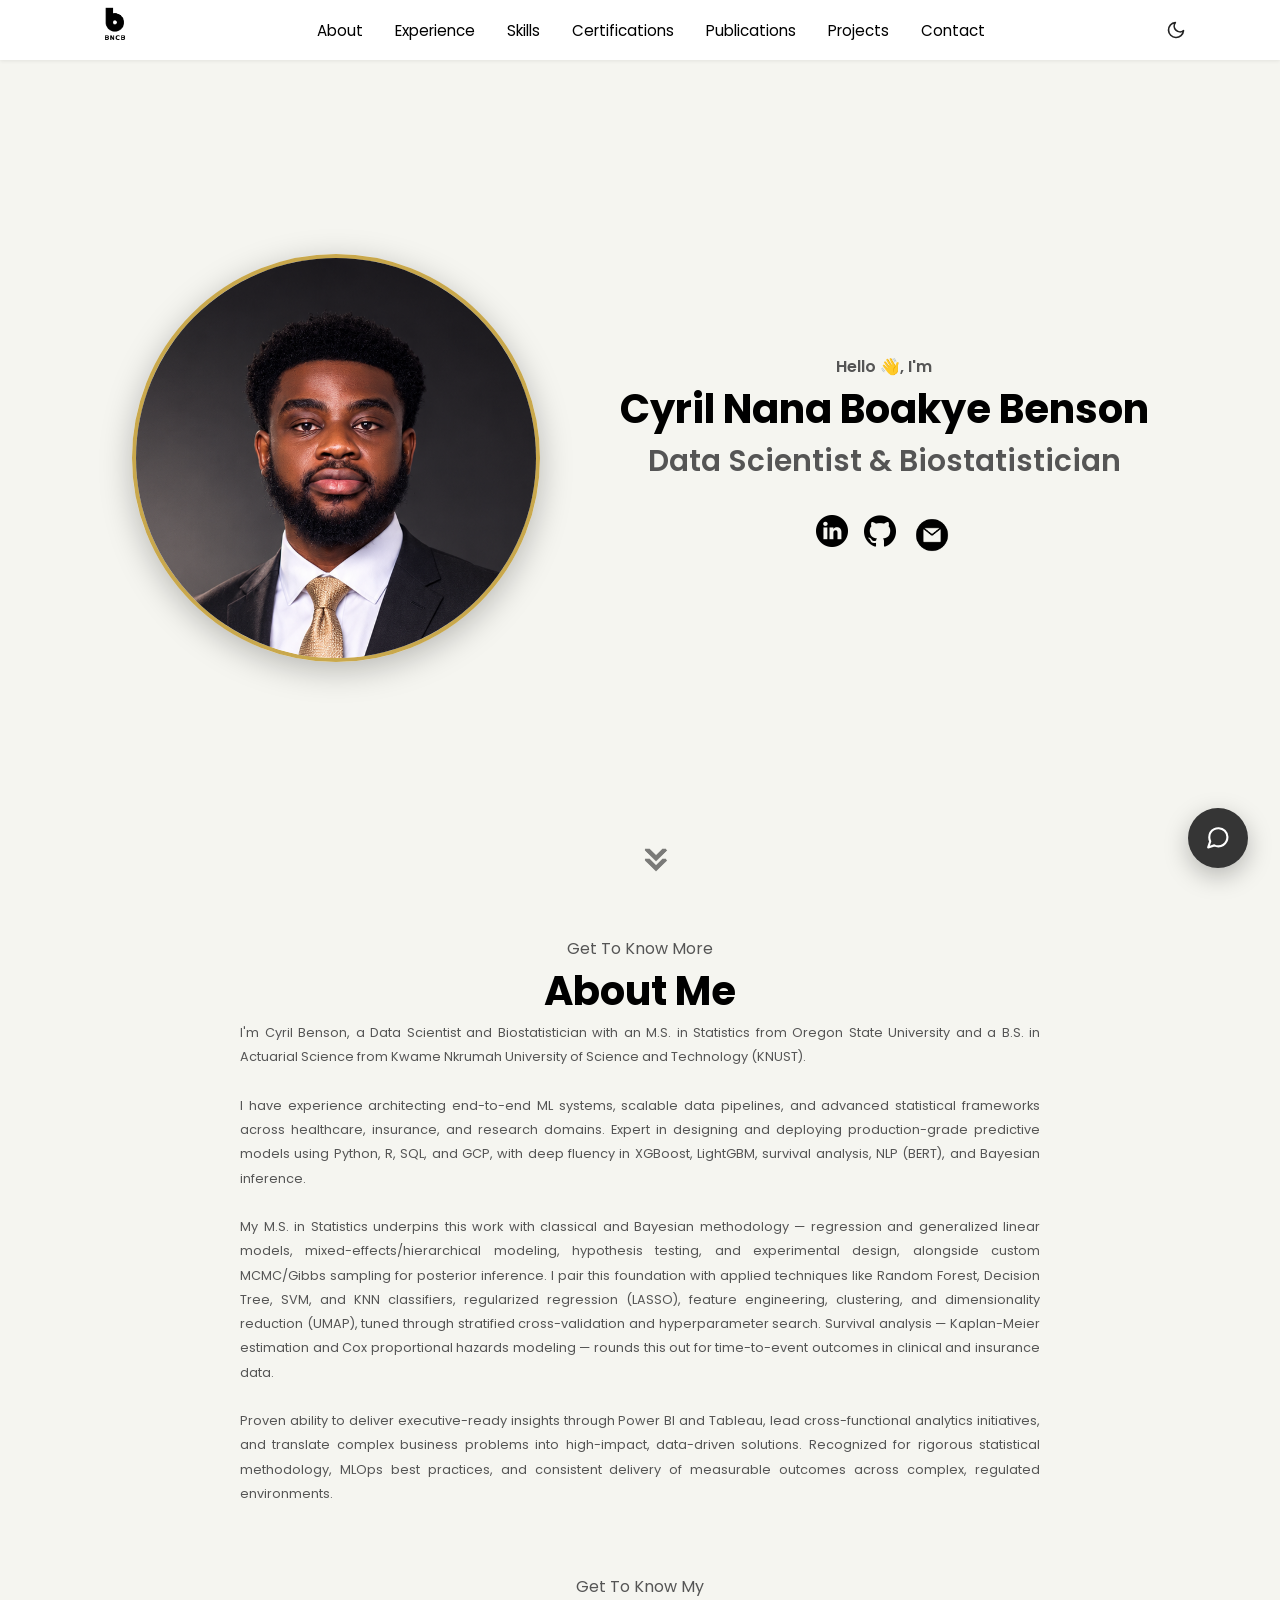
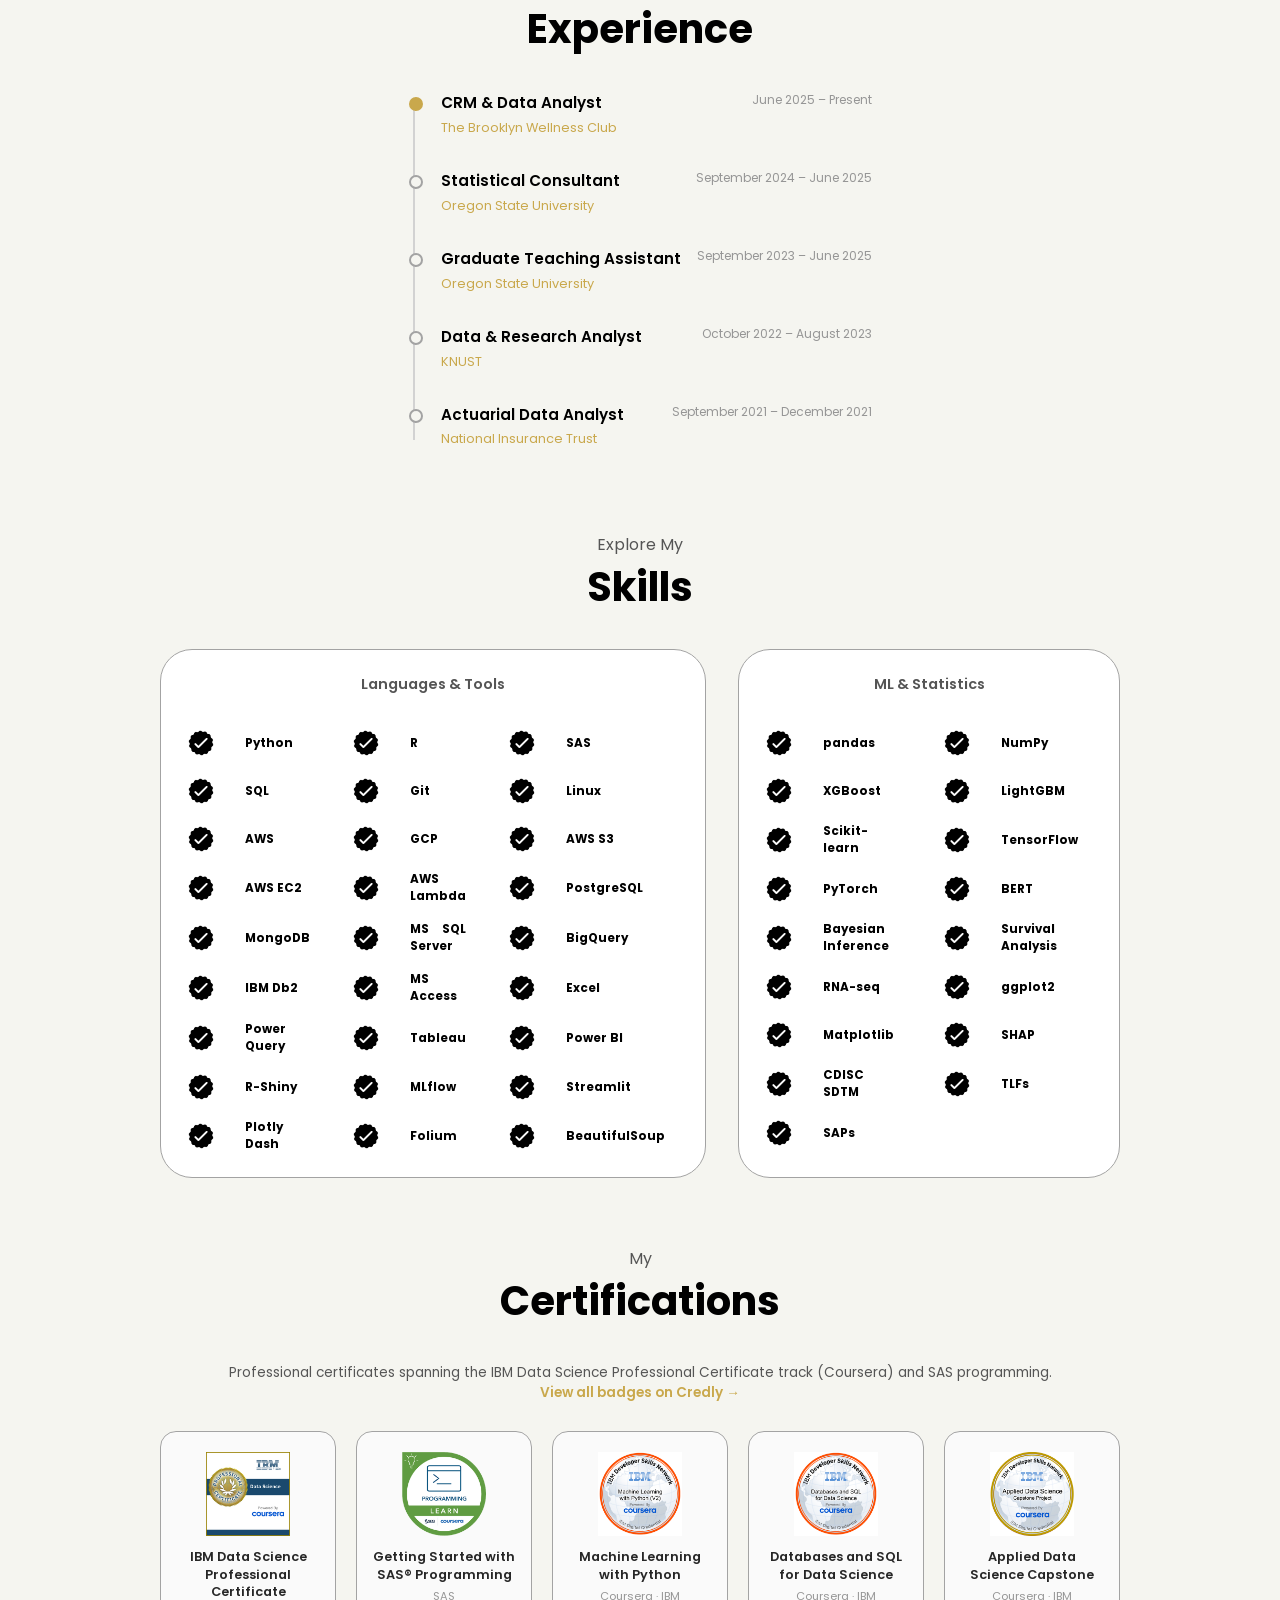
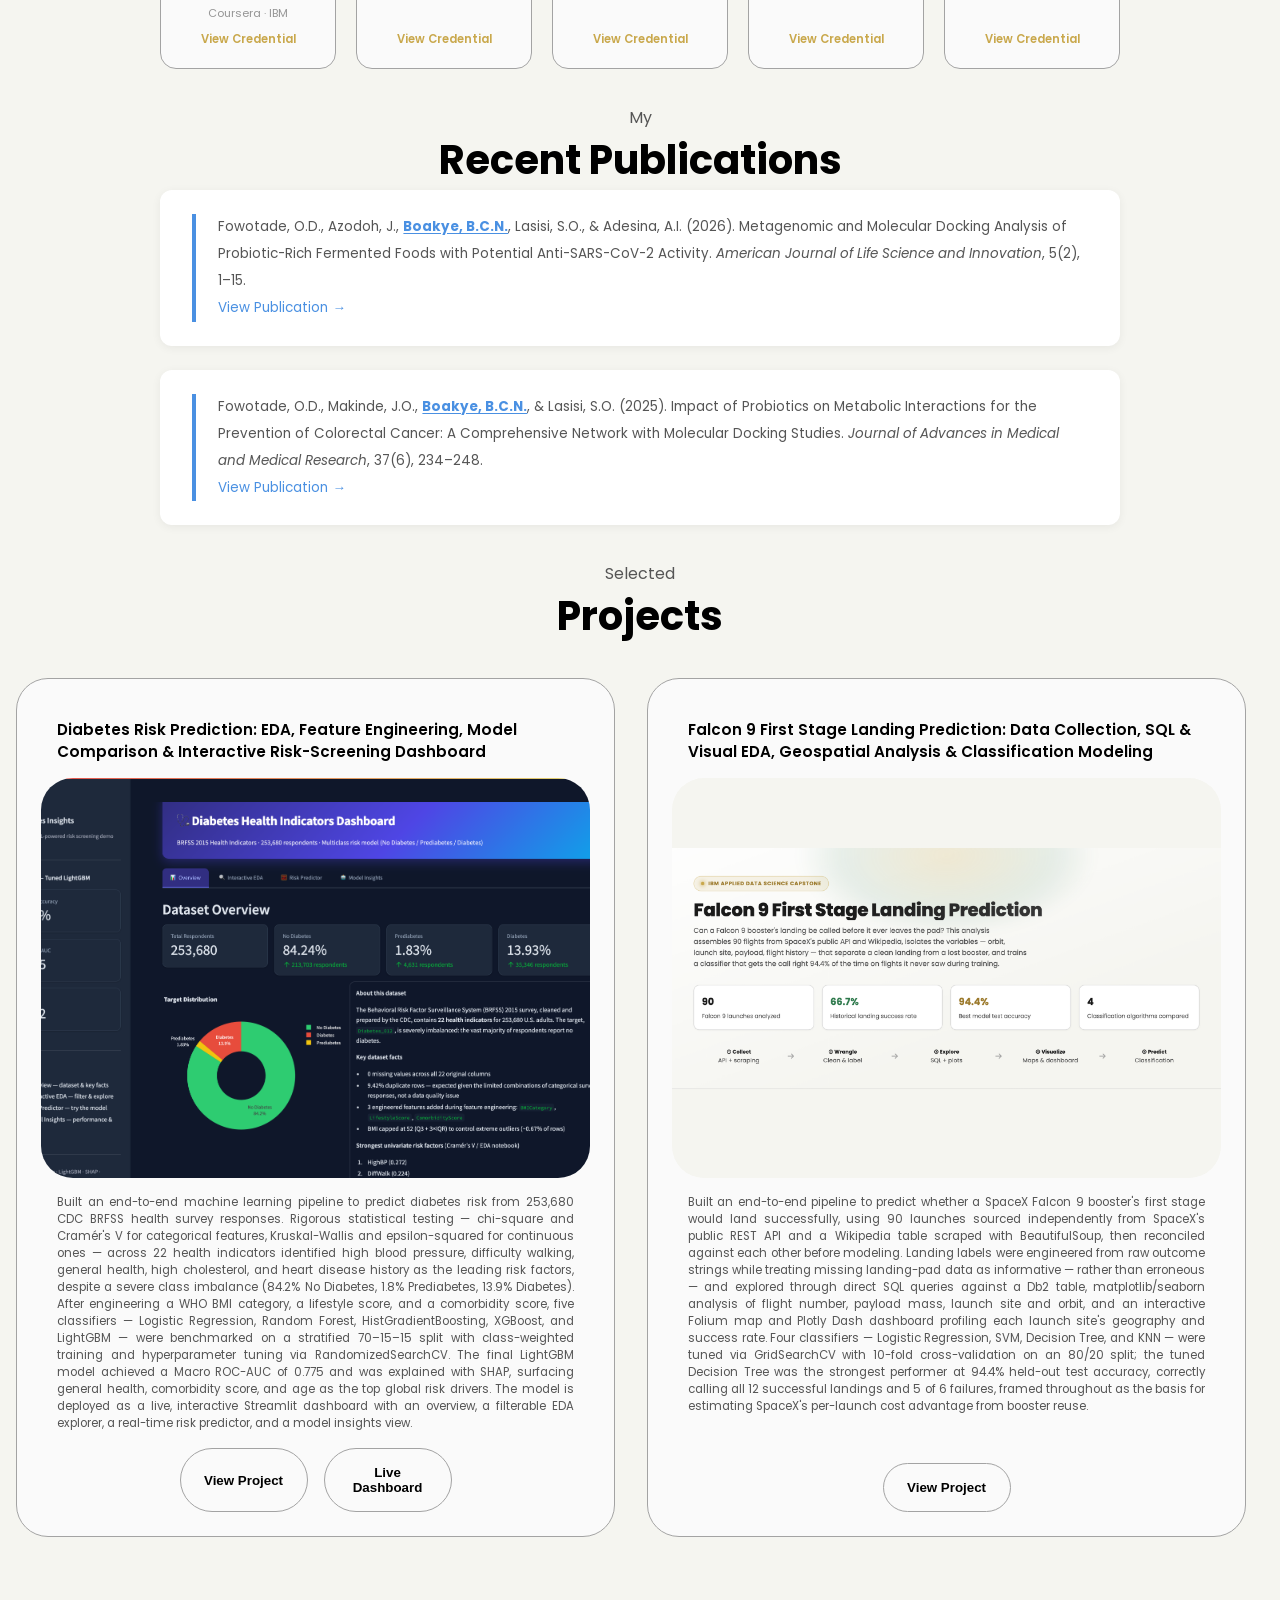
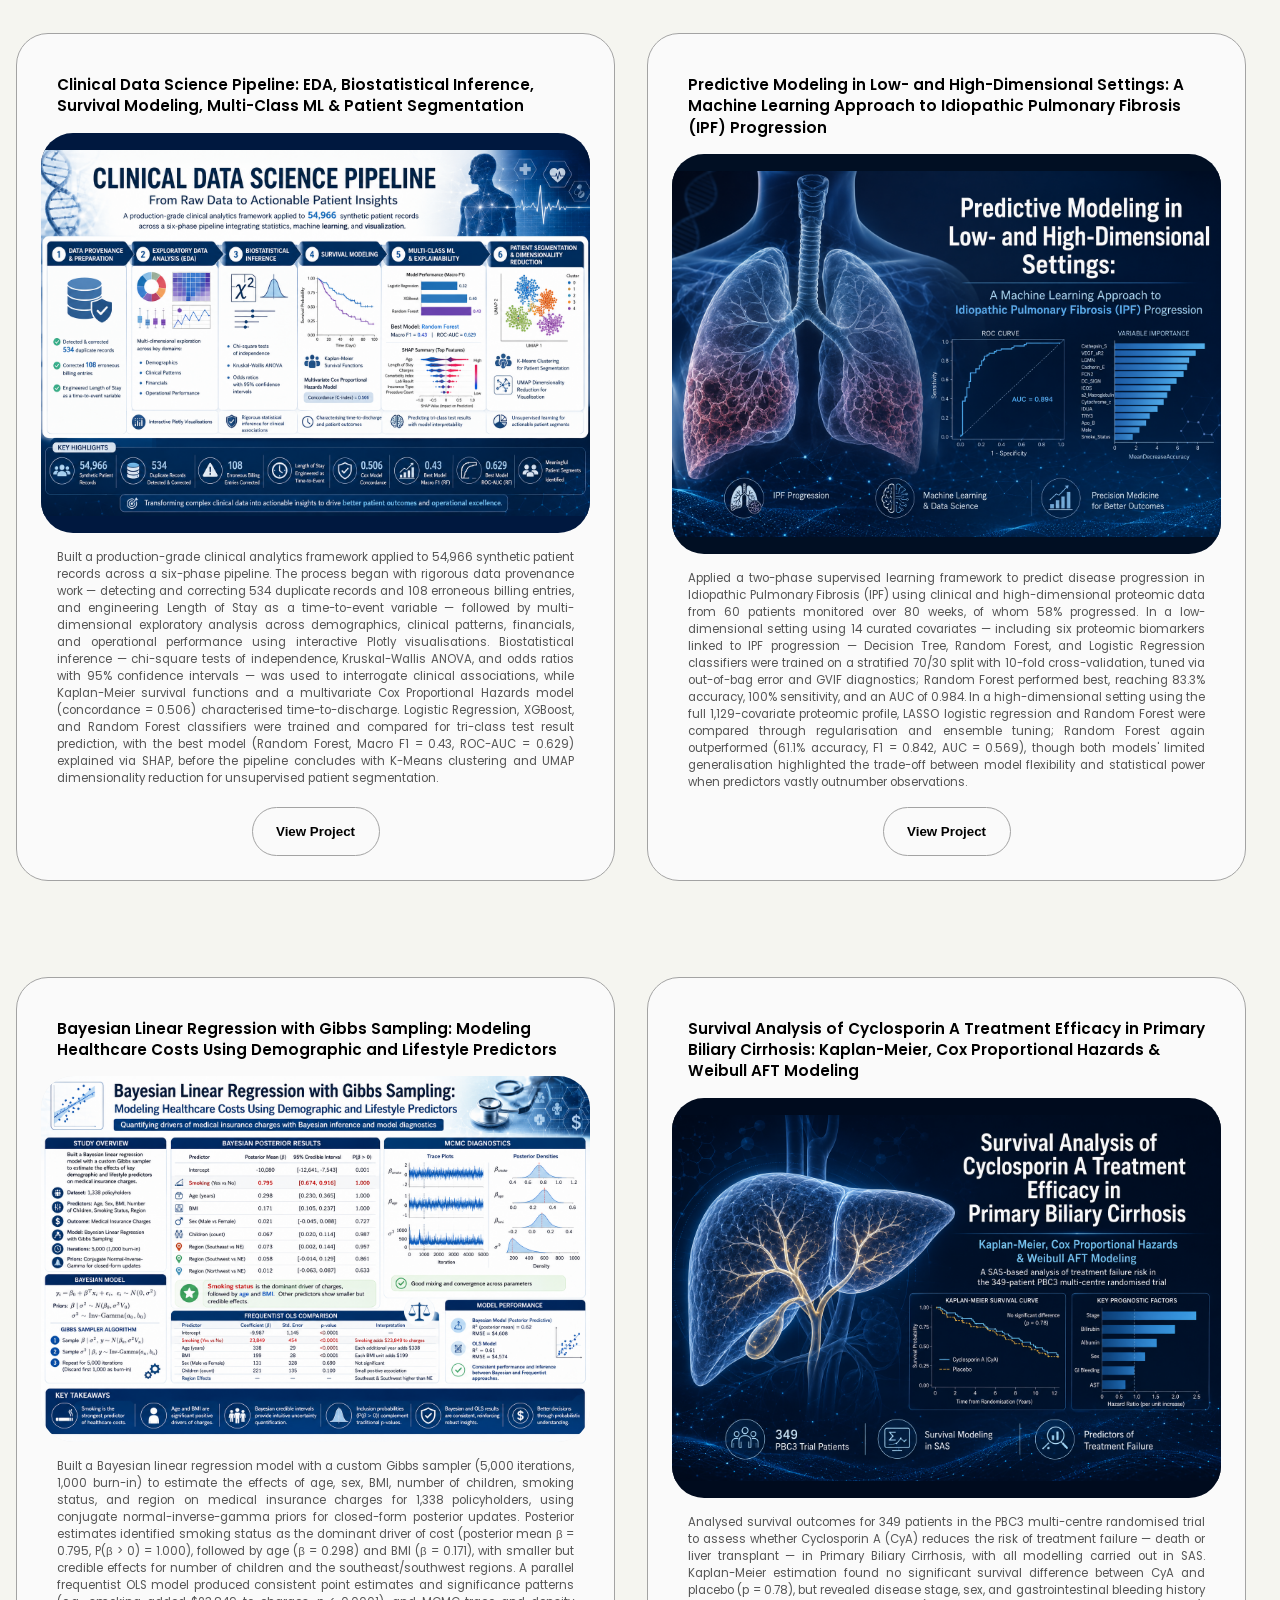
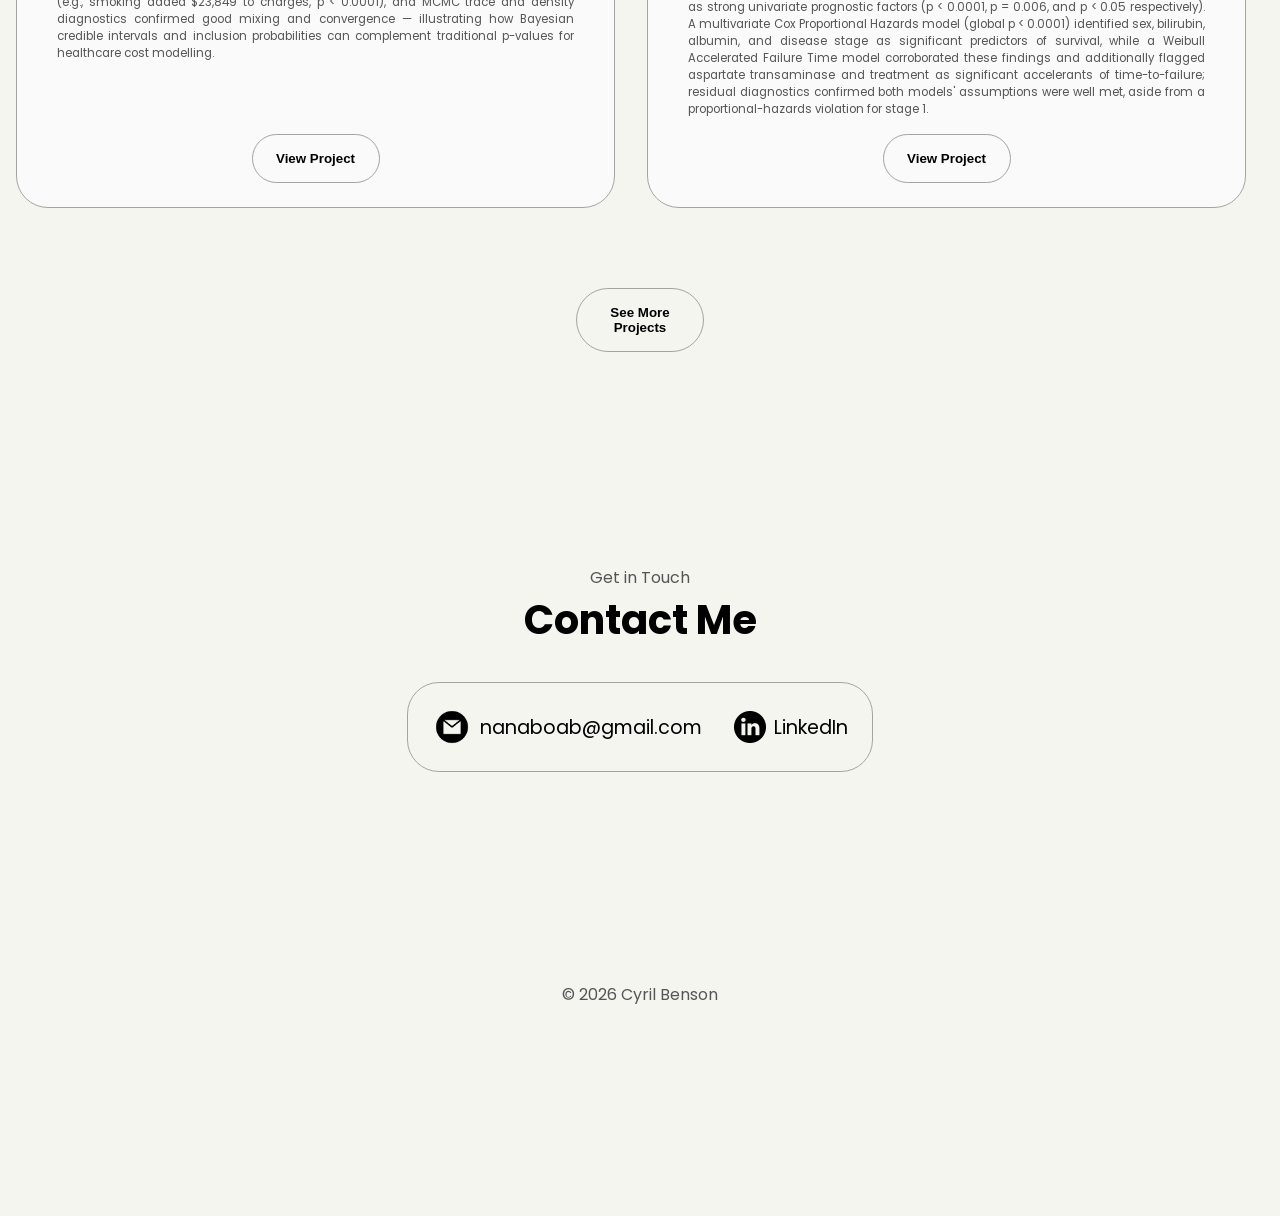
<file: index.html>
<!DOCTYPE html>
<html lang="en">
  <head>
    <meta charset="UTF-8" />
    <meta http-equiv="X-UA-Compatible" content="IE=edge" />
    <meta name="viewport" content="width=device-width, initial-scale=1.0" />
    <title>Cyril Nana Boakye Benson</title>
    <link rel="icon" href="assets/portfolio-icon.png" type="image/icon type">
    <link rel="stylesheet" href="style.css" />
    <link rel="stylesheet" href="mediaqueries.css" />
  </head>
  <body>
    <nav id="desktop-nav">
      <div class="logo"><img src="./assets/logo-bncb.png" alt="BNCB Logo" /></div>
      <div>
        <ul class="nav-links">
          <li><a href="#about">About</a></li>
          <li><a href="#resume">Experience</a></li>
          <li><a href="#experience">Skills</a></li>
          <li><a href="#certifications">Certifications</a></li>
          <li><a href="#publications">Publications</a></li>
          <li><a href="#projects">Projects</a></li>
          <li><a href="#contact">Contact</a></li>
        </ul>
      </div>
      <button class="theme-toggle" id="themeToggle" aria-label="Toggle dark mode">
        <svg class="sun-icon" xmlns="http://www.w3.org/2000/svg" viewBox="0 0 24 24" fill="none" stroke="currentColor" stroke-width="2" stroke-linecap="round" stroke-linejoin="round"><circle cx="12" cy="12" r="5"/><line x1="12" y1="1" x2="12" y2="3"/><line x1="12" y1="21" x2="12" y2="23"/><line x1="4.22" y1="4.22" x2="5.64" y2="5.64"/><line x1="18.36" y1="18.36" x2="19.78" y2="19.78"/><line x1="1" y1="12" x2="3" y2="12"/><line x1="21" y1="12" x2="23" y2="12"/><line x1="4.22" y1="19.78" x2="5.64" y2="18.36"/><line x1="18.36" y1="5.64" x2="19.78" y2="4.22"/></svg>
        <svg class="moon-icon" xmlns="http://www.w3.org/2000/svg" viewBox="0 0 24 24" fill="none" stroke="currentColor" stroke-width="2" stroke-linecap="round" stroke-linejoin="round"><path d="M21 12.79A9 9 0 1 1 11.21 3 7 7 0 0 0 21 12.79z"/></svg>
      </button>
    </nav>
    <nav id="hamburger-nav">
      <div class="logo"><img src="./assets/logo-bncb.png" alt="BNCB Logo" style="height:52px;width:auto;" /></div>
      <div class="hamburger-menu">
        <div class="hamburger-icon" onclick="toggleMenu()">
          <span></span>
          <span></span>
          <span></span>
        </div>
      </div>
    </nav>

    <!-- FULL SCREEN OVERLAY MENU -->
    <div class="overlay-menu" id="overlayMenu">
      <div class="overlay-close" onclick="toggleMenu()">&#10005;</div>
      <ul class="overlay-links">
        <li><a href="#about" onclick="toggleMenu()">About</a></li>
        <li><a href="#resume" onclick="toggleMenu()">Experience</a></li>
        <li><a href="#experience" onclick="toggleMenu()">Skills</a></li>
        <li><a href="#certifications" onclick="toggleMenu()">Certifications</a></li>
        <li><a href="#publications" onclick="toggleMenu()">Publications</a></li>
        <li><a href="#projects" onclick="toggleMenu()">Projects</a></li>
        <li><a href="#contact" onclick="toggleMenu()">Contact</a></li>
      </ul>
      <button class="theme-toggle overlay-theme-toggle" id="themeToggleOverlay" aria-label="Toggle dark mode">
        <svg class="sun-icon" xmlns="http://www.w3.org/2000/svg" viewBox="0 0 24 24" fill="none" stroke="currentColor" stroke-width="2" stroke-linecap="round" stroke-linejoin="round"><circle cx="12" cy="12" r="5"/><line x1="12" y1="1" x2="12" y2="3"/><line x1="12" y1="21" x2="12" y2="23"/><line x1="4.22" y1="4.22" x2="5.64" y2="5.64"/><line x1="18.36" y1="18.36" x2="19.78" y2="19.78"/><line x1="1" y1="12" x2="3" y2="12"/><line x1="21" y1="12" x2="23" y2="12"/><line x1="4.22" y1="19.78" x2="5.64" y2="18.36"/><line x1="18.36" y1="5.64" x2="19.78" y2="4.22"/></svg>
        <svg class="moon-icon" xmlns="http://www.w3.org/2000/svg" viewBox="0 0 24 24" fill="none" stroke="currentColor" stroke-width="2" stroke-linecap="round" stroke-linejoin="round"><path d="M21 12.79A9 9 0 1 1 11.21 3 7 7 0 0 0 21 12.79z"/></svg>
        <span class="sun-icon">Light mode</span>
        <span class="moon-icon">Dark mode</span>
      </button>
    </div>
    <section id="profile">
      <div class="section__pic-container">
        <img src="./assets/profile-pic-cyril.png" alt="Cyril Nana Boakye Benson profile picture" />
      </div>
      <div class="section__text">
        <p class="section__text__p1">Hello <span class="wave-emoji">👋</span>, I'm</p>
        <h1 class="title">Cyril Nana Boakye Benson</h1>
        <p class="section__text__p2">Data Scientist & Biostatistician</p>
        <div class="btn-container">
          <!--
          <button
            class="btn btn-color-2"
            onclick="window.open('./assets/Prince_Agyei_Tuffour_ML_Resume.pdf')"
          >
            ML Resume
          </button>
          -->
          
        </div>
        <div id="socials-container">
          <a href="https://linkedin.com/in/cyrilbenson" target="_blank">
            <img
              src="./assets/linkedin.png"
              alt="My LinkedIn profile"
              class="icon"
            />
          </a>
          <a href="https://github.com/bensoncyril123" target="_blank">
            <img
              src="./assets/github.png"
              alt="My Github profile"
              class="icon"
            />
          </a>
          <a href="mailto:nanaboab@gmail.com" target="_blank">
            <img
              src="./assets/email.png"
              alt="Email icon"
              class="icon contact-icon email-icon"
            />
          </a>
        </div>

      </div>
      <img
        src="./assets/arrow.png"
        alt="Scroll down arrow"
        class="icon arrow"
        onclick="location.href='./#about'"
      />
    </section>
    <section id="about" class="fade-in">
      <p class="section__text__p1">Get To Know More</p>
      <h1 class="title">About Me</h1>
      <div class="about-details-container" style="max-width:800px;margin:0 auto;padding:0 1.5rem;">

        <!-- Bio -->
        <p class="about-bio bio-chunk" style="line-height:1.9;margin-bottom:1.5rem;text-align:justify;">
          I'm Cyril Benson, a Data Scientist and Biostatistician with an M.S. in Statistics from Oregon State University and a B.S. in Actuarial Science from Kwame Nkrumah University of Science and Technology (KNUST).
        </p>
        <p class="about-bio bio-chunk" style="line-height:1.9;margin-bottom:1.5rem;text-align:justify;">
          I have experience architecting end-to-end ML systems, scalable data pipelines, and advanced statistical frameworks across healthcare, insurance, and research domains. Expert in designing and deploying production-grade predictive models using Python, R, SQL, and GCP, with deep fluency in XGBoost, LightGBM, survival analysis, NLP (BERT), and Bayesian inference.
        </p>
        <p class="about-bio bio-chunk" style="line-height:1.9;margin-bottom:1.5rem;text-align:justify;">
          My M.S. in Statistics underpins this work with classical and Bayesian methodology &mdash; regression and generalized linear models, mixed-effects/hierarchical modeling, hypothesis testing, and experimental design, alongside custom MCMC/Gibbs sampling for posterior inference. I pair this foundation with applied techniques like Random Forest, Decision Tree, SVM, and KNN classifiers, regularized regression (LASSO), feature engineering, clustering, and dimensionality reduction (UMAP), tuned through stratified cross-validation and hyperparameter search. Survival analysis &mdash; Kaplan-Meier estimation and Cox proportional hazards modeling &mdash; rounds this out for time-to-event outcomes in clinical and insurance data.
        </p>
        <p class="about-bio bio-chunk" style="line-height:1.9;margin-bottom:2rem;text-align:justify;">
          Proven ability to deliver executive-ready insights through Power BI and Tableau, lead cross-functional analytics initiatives, and translate complex business problems into high-impact, data-driven solutions. Recognized for rigorous statistical methodology, MLOps best practices, and consistent delivery of measurable outcomes across complex, regulated environments.
        </p>

      </div>
    </section>
    <section id="resume" class="fade-in">
      <p class="section__text__p1">Get To Know My</p>
      <h1 class="title">Experience</h1>
      <div class="experience-details-container">
        <div class="timeline">
          <div class="timeline-item">
            <span class="timeline-dot timeline-dot--current"></span>
            <div class="timeline-text">
              <h3 class="timeline-role">CRM &amp; Data Analyst</h3>
              <p class="timeline-company"><a class="timeline-link" href="https://www.thebrooklynwellnessclub.com/" target="_blank" rel="noopener noreferrer">The Brooklyn Wellness Club</a></p>
            </div>
            <span class="timeline-date">June 2025 &ndash; Present</span>
          </div>
          <div class="timeline-item">
            <span class="timeline-dot"></span>
            <div class="timeline-text">
              <h3 class="timeline-role">Statistical Consultant</h3>
              <p class="timeline-company"><a class="timeline-link" href="https://oregonstate.edu/" target="_blank" rel="noopener noreferrer">Oregon State University</a></p>
            </div>
            <span class="timeline-date">September 2024 &ndash; June 2025</span>
          </div>
          <div class="timeline-item">
            <span class="timeline-dot"></span>
            <div class="timeline-text">
              <h3 class="timeline-role">Graduate Teaching Assistant</h3>
              <p class="timeline-company"><a class="timeline-link" href="https://oregonstate.edu/" target="_blank" rel="noopener noreferrer">Oregon State University</a></p>
            </div>
            <span class="timeline-date">September 2023 &ndash; June 2025</span>
          </div>
          <div class="timeline-item">
            <span class="timeline-dot"></span>
            <div class="timeline-text">
              <h3 class="timeline-role">Data &amp; Research Analyst</h3>
              <p class="timeline-company"><a class="timeline-link" href="https://www.knust.edu.gh/" target="_blank" rel="noopener noreferrer">KNUST</a></p>
            </div>
            <span class="timeline-date">October 2022 &ndash; August 2023</span>
          </div>
          <div class="timeline-item">
            <span class="timeline-dot"></span>
            <div class="timeline-text">
              <h3 class="timeline-role">Actuarial Data Analyst</h3>
              <p class="timeline-company"><a class="timeline-link" href="https://www.ssnit.org.gh/" target="_blank" rel="noopener noreferrer">National Insurance Trust</a></p>
            </div>
            <span class="timeline-date">September 2021 &ndash; December 2021</span>
          </div>
        </div>
      </div>
    </section>

    <section id="experience" class="fade-in">
      <p class="section__text__p1">Explore My</p>
      <h1 class="title">Skills</h1>
      <div class="experience-details-container">
        <div class="about-containers">
          <div class="details-container">
            <h2 style="text-align: center; padding: 0 1rem; font-size: 0.9rem;" class="experience-sub-title">Languages & Tools</h2>
            <div class="article-container tools-grid-3col">
              <article><img src="./assets/checkmark.png" alt="Experience icon" class="icon" /><div><h3 style="text-align: justify; padding: 0 1rem; font-size: 0.74rem;">Python</h3></div></article>
              <article><img src="./assets/checkmark.png" alt="Experience icon" class="icon" /><div><h3 style="text-align: justify; padding: 0 1rem; font-size: 0.74rem;">R</h3></div></article>
              <article><img src="./assets/checkmark.png" alt="Experience icon" class="icon" /><div><h3 style="text-align: justify; padding: 0 1rem; font-size: 0.74rem;">SAS</h3></div></article>
              <article><img src="./assets/checkmark.png" alt="Experience icon" class="icon" /><div><h3 style="text-align: justify; padding: 0 1rem; font-size: 0.74rem;">SQL</h3></div></article>
              <article><img src="./assets/checkmark.png" alt="Experience icon" class="icon" /><div><h3 style="text-align: justify; padding: 0 1rem; font-size: 0.74rem;">Git</h3></div></article>
              <article><img src="./assets/checkmark.png" alt="Experience icon" class="icon" /><div><h3 style="text-align: justify; padding: 0 1rem; font-size: 0.74rem;">Linux</h3></div></article>
              <article><img src="./assets/checkmark.png" alt="Experience icon" class="icon" /><div><h3 style="text-align: justify; padding: 0 1rem; font-size: 0.74rem;">AWS</h3></div></article>
              <article><img src="./assets/checkmark.png" alt="Experience icon" class="icon" /><div><h3 style="text-align: justify; padding: 0 1rem; font-size: 0.74rem;">GCP</h3></div></article>
              <article><img src="./assets/checkmark.png" alt="Experience icon" class="icon" /><div><h3 style="text-align: justify; padding: 0 1rem; font-size: 0.74rem;">AWS S3</h3></div></article>
              <article><img src="./assets/checkmark.png" alt="Experience icon" class="icon" /><div><h3 style="text-align: justify; padding: 0 1rem; font-size: 0.74rem;">AWS EC2</h3></div></article>
              <article><img src="./assets/checkmark.png" alt="Experience icon" class="icon" /><div><h3 style="text-align: justify; padding: 0 1rem; font-size: 0.74rem;">AWS Lambda</h3></div></article>
              <article><img src="./assets/checkmark.png" alt="Experience icon" class="icon" /><div><h3 style="text-align: justify; padding: 0 1rem; font-size: 0.74rem;">PostgreSQL</h3></div></article>
              <article><img src="./assets/checkmark.png" alt="Experience icon" class="icon" /><div><h3 style="text-align: justify; padding: 0 1rem; font-size: 0.74rem;">MongoDB</h3></div></article>
              <article><img src="./assets/checkmark.png" alt="Experience icon" class="icon" /><div><h3 style="text-align: justify; padding: 0 1rem; font-size: 0.74rem;">MS SQL Server</h3></div></article>
              <article><img src="./assets/checkmark.png" alt="Experience icon" class="icon" /><div><h3 style="text-align: justify; padding: 0 1rem; font-size: 0.74rem;">BigQuery</h3></div></article>
              <article><img src="./assets/checkmark.png" alt="Experience icon" class="icon" /><div><h3 style="text-align: justify; padding: 0 1rem; font-size: 0.74rem;">IBM Db2</h3></div></article>
              <article><img src="./assets/checkmark.png" alt="Experience icon" class="icon" /><div><h3 style="text-align: justify; padding: 0 1rem; font-size: 0.74rem;">MS Access</h3></div></article>
              <article><img src="./assets/checkmark.png" alt="Experience icon" class="icon" /><div><h3 style="text-align: justify; padding: 0 1rem; font-size: 0.74rem;">Excel</h3></div></article>
              <article><img src="./assets/checkmark.png" alt="Experience icon" class="icon" /><div><h3 style="text-align: justify; padding: 0 1rem; font-size: 0.74rem;">Power Query</h3></div></article>
              <article><img src="./assets/checkmark.png" alt="Experience icon" class="icon" /><div><h3 style="text-align: justify; padding: 0 1rem; font-size: 0.74rem;">Tableau</h3></div></article>
              <article><img src="./assets/checkmark.png" alt="Experience icon" class="icon" /><div><h3 style="text-align: justify; padding: 0 1rem; font-size: 0.74rem;">Power BI</h3></div></article>
              <article><img src="./assets/checkmark.png" alt="Experience icon" class="icon" /><div><h3 style="text-align: justify; padding: 0 1rem; font-size: 0.74rem;">R-Shiny</h3></div></article>
              <article><img src="./assets/checkmark.png" alt="Experience icon" class="icon" /><div><h3 style="text-align: justify; padding: 0 1rem; font-size: 0.74rem;">MLflow</h3></div></article>
              <article><img src="./assets/checkmark.png" alt="Experience icon" class="icon" /><div><h3 style="text-align: justify; padding: 0 1rem; font-size: 0.74rem;">Streamlit</h3></div></article>
              <article><img src="./assets/checkmark.png" alt="Experience icon" class="icon" /><div><h3 style="text-align: justify; padding: 0 1rem; font-size: 0.74rem;">Plotly Dash</h3></div></article>
              <article><img src="./assets/checkmark.png" alt="Experience icon" class="icon" /><div><h3 style="text-align: justify; padding: 0 1rem; font-size: 0.74rem;">Folium</h3></div></article>
              <article><img src="./assets/checkmark.png" alt="Experience icon" class="icon" /><div><h3 style="text-align: justify; padding: 0 1rem; font-size: 0.74rem;">BeautifulSoup</h3></div></article>
            </div>
          </div>
          <div class="details-container">
            <h2 style="text-align: center; padding: 0 1rem; font-size: 0.9rem;" class="experience-sub-title">ML & Statistics</h2>
            <div class="article-container">
              <article><img src="./assets/checkmark.png" alt="Experience icon" class="icon" /><div><h3 style="text-align: justify; padding: 0 1rem; font-size: 0.74rem;">pandas</h3></div></article>
              <article><img src="./assets/checkmark.png" alt="Experience icon" class="icon" /><div><h3 style="text-align: justify; padding: 0 1rem; font-size: 0.74rem;">NumPy</h3></div></article>
              <article><img src="./assets/checkmark.png" alt="Experience icon" class="icon" /><div><h3 style="text-align: justify; padding: 0 1rem; font-size: 0.74rem;">XGBoost</h3></div></article>
              <article><img src="./assets/checkmark.png" alt="Experience icon" class="icon" /><div><h3 style="text-align: justify; padding: 0 1rem; font-size: 0.74rem;">LightGBM</h3></div></article>
              <article><img src="./assets/checkmark.png" alt="Experience icon" class="icon" /><div><h3 style="text-align: justify; padding: 0 1rem; font-size: 0.74rem;">Scikit-learn</h3></div></article>
              <article><img src="./assets/checkmark.png" alt="Experience icon" class="icon" /><div><h3 style="text-align: justify; padding: 0 1rem; font-size: 0.74rem;">TensorFlow</h3></div></article>
              <article><img src="./assets/checkmark.png" alt="Experience icon" class="icon" /><div><h3 style="text-align: justify; padding: 0 1rem; font-size: 0.74rem;">PyTorch</h3></div></article>
              <article><img src="./assets/checkmark.png" alt="Experience icon" class="icon" /><div><h3 style="text-align: justify; padding: 0 1rem; font-size: 0.74rem;">BERT</h3></div></article>
              <article><img src="./assets/checkmark.png" alt="Experience icon" class="icon" /><div><h3 style="text-align: justify; padding: 0 1rem; font-size: 0.74rem;">Bayesian Inference</h3></div></article>
              <article><img src="./assets/checkmark.png" alt="Experience icon" class="icon" /><div><h3 style="text-align: justify; padding: 0 1rem; font-size: 0.74rem;">Survival Analysis</h3></div></article>
              <article><img src="./assets/checkmark.png" alt="Experience icon" class="icon" /><div><h3 style="text-align: justify; padding: 0 1rem; font-size: 0.74rem;">RNA-seq</h3></div></article>
              <article><img src="./assets/checkmark.png" alt="Experience icon" class="icon" /><div><h3 style="text-align: justify; padding: 0 1rem; font-size: 0.74rem;">ggplot2</h3></div></article>
              <article><img src="./assets/checkmark.png" alt="Experience icon" class="icon" /><div><h3 style="text-align: justify; padding: 0 1rem; font-size: 0.74rem;">Matplotlib</h3></div></article>
              <article><img src="./assets/checkmark.png" alt="Experience icon" class="icon" /><div><h3 style="text-align: justify; padding: 0 1rem; font-size: 0.74rem;">SHAP</h3></div></article>
              <article><img src="./assets/checkmark.png" alt="Experience icon" class="icon" /><div><h3 style="text-align: justify; padding: 0 1rem; font-size: 0.74rem;">CDISC SDTM</h3></div></article>
              <article><img src="./assets/checkmark.png" alt="Experience icon" class="icon" /><div><h3 style="text-align: justify; padding: 0 1rem; font-size: 0.74rem;">TLFs</h3></div></article>
              <article><img src="./assets/checkmark.png" alt="Experience icon" class="icon" /><div><h3 style="text-align: justify; padding: 0 1rem; font-size: 0.74rem;">SAPs</h3></div></article>
            </div>
          </div>
        </div>
      </div>
    </section>

    <section id="certifications" class="fade-in">
      <p class="section__text__p1">My</p>
      <h1 class="title">Certifications</h1>
      <div class="experience-details-container">
        <div class="certifications-container">
          <p class="cert-intro">
            Professional certificates spanning the IBM Data Science Professional Certificate track (Coursera) and SAS programming.
            <br>
            <a href="https://www.credly.com/users/benson-cyril-nana-boakye.25f52ed6/badges/credly" target="_blank" rel="noopener noreferrer">View all badges on Credly &rarr;</a>
          </p>
          <div class="certifications-grid">
            <div class="cert-card">
              <img src="./assets/credly/ibm-data-science-professional-certificate-v3.png" alt="IBM Data Science Professional Certificate badge" loading="lazy" />
              <span class="cert-name">IBM Data Science Professional Certificate</span>
              <span class="cert-issuer">Coursera &middot; IBM</span>
              <a class="cert-link" href="https://www.credly.com/badges/7d3f256a-58de-4213-8e04-5afd1d48b495/public_url" target="_blank" rel="noopener noreferrer">View Credential</a>
            </div>
            <div class="cert-card cert-desktop-only">
              <img src="./assets/credly/getting-started-with-sas-programming.png" alt="Getting Started with SAS Programming badge" loading="lazy" />
              <span class="cert-name">Getting Started with SAS&reg; Programming</span>
              <span class="cert-issuer">SAS</span>
              <a class="cert-link" href="https://www.credly.com/badges/b5e7fa76-1b21-4ce1-91dd-f547a0c769bf/public_url" target="_blank" rel="noopener noreferrer">View Credential</a>
            </div>
            <div class="cert-card">
              <img src="./assets/credly/machine-learning-with-python-v2.png" alt="Machine Learning with Python badge" loading="lazy" />
              <span class="cert-name">Machine Learning with Python</span>
              <span class="cert-issuer">Coursera &middot; IBM</span>
              <a class="cert-link" href="https://www.credly.com/badges/465c44ed-e85c-4958-97c5-8ed81d3261e6/public_url" target="_blank" rel="noopener noreferrer">View Credential</a>
            </div>
            <div class="cert-card">
              <img src="./assets/credly/databases-and-sql-for-data-science.png" alt="Databases and SQL for Data Science badge" loading="lazy" />
              <span class="cert-name">Databases and SQL for Data Science</span>
              <span class="cert-issuer">Coursera &middot; IBM</span>
              <a class="cert-link" href="https://www.credly.com/badges/025b466d-fa7a-4902-a71c-49c6a59aab32/public_url" target="_blank" rel="noopener noreferrer">View Credential</a>
            </div>
            <div class="cert-card">
              <img src="./assets/credly/applied-data-science-capstone.png" alt="Applied Data Science Capstone badge" loading="lazy" />
              <span class="cert-name">Applied Data Science Capstone</span>
              <span class="cert-issuer">Coursera &middot; IBM</span>
              <a class="cert-link" href="https://www.credly.com/badges/89c1cca1-2402-4686-b6dd-9be8d8a1c6f4/public_url" target="_blank" rel="noopener noreferrer">View Credential</a>
            </div>
          </div>
        </div>
      </div>
    </section>

    <section id="publications" class="fade-in">
      <p class="section__text__p1">My</p>
      <h1 class="title">Recent Publications</h1>
      <div class="experience-details-container">
        <div style="max-width: 1100px; margin: 0 auto 1.5rem; padding: 1.5rem 2rem; background: var(--card-bg, #fff); border-radius: 12px; box-shadow: 0 2px 10px rgba(0,0,0,0.06);">
          <div style="border-left: 4px solid var(--primary-color, #4a90e2); padding-left: 1.4rem;">
            <p style="font-size: 0.84rem; line-height: 2; text-align: left; margin: 0;">
              Fowotade, O.D., Azodoh, J., <strong style="color: var(--primary-color, #4a90e2); text-decoration: underline; text-underline-offset: 2px;">Boakye, B.C.N.</strong>, Lasisi, S.O., &amp; Adesina, A.I. (2026).
              Metagenomic and Molecular Docking Analysis of Probiotic-Rich Fermented Foods with Potential
              Anti-SARS-CoV-2 Activity.
              <em>American Journal of Life Science and Innovation</em>, 5(2), 1&ndash;15.<br>
              <a href="https://doi.org/10.54536/ajlsi.v5i2.7797" target="_blank" rel="noopener noreferrer"
                style="color: var(--primary-color, #4a90e2);">
                View Publication &rarr;
              </a>
            </p>
          </div>
        </div>
        <div style="max-width: 1100px; margin: 0 auto; padding: 1.5rem 2rem; background: var(--card-bg, #fff); border-radius: 12px; box-shadow: 0 2px 10px rgba(0,0,0,0.06);">
          <div style="border-left: 4px solid var(--primary-color, #4a90e2); padding-left: 1.4rem;">
            <p style="font-size: 0.84rem; line-height: 2; text-align: left; margin: 0;">
              Fowotade, O.D., Makinde, J.O., <strong style="color: var(--primary-color, #4a90e2); text-decoration: underline; text-underline-offset: 2px;">Boakye, B.C.N.</strong>, &amp; Lasisi, S.O. (2025).
              Impact of Probiotics on Metabolic Interactions for the Prevention of Colorectal Cancer:
              A Comprehensive Network with Molecular Docking Studies.
              <em>Journal of Advances in Medical and Medical Research</em>, 37(6), 234&ndash;248.<br>
              <a href="https://www.journaljammr.com/index.php/JAMMR/article/view/5866" target="_blank" rel="noopener noreferrer"
                style="color: var(--primary-color, #4a90e2);">
                View Publication &rarr;
              </a>
            </p>
          </div>
        </div>
      </div>
    </section>

    <section id="projects" class="fade-in">
      <p class="section__text__p1">Selected</p>
      <h1 class="title">Projects</h1>
      <div class="experience-details-container">
        <div class="projects-wrapper" style="display: flex; flex-wrap: wrap; gap: 2rem; justify-content: flex-start; align-items: stretch;">

          <div class="about-containers">
            <div class="details-container color-container">
              <h2 class="experience-sub-title project-title" style="text-align: left;">
                Diabetes Risk Prediction: EDA, Feature Engineering, Model Comparison &amp; Interactive Risk-Screening Dashboard
              </h2>
              <div class="article-container">
                <img src="./assets/diabetes/dashboard_overview.png" alt="Diabetes Risk Dashboard" class="project-img diabetes-img" loading="lazy" />
              </div>
              <p style="text-align: justify; padding: 0 1rem; font-size: 0.72rem;">
                Built an end-to-end machine learning pipeline to predict diabetes risk from 253,680 CDC BRFSS health survey responses. Rigorous statistical testing &mdash; chi-square and Cram&eacute;r's V for categorical features, Kruskal-Wallis and epsilon-squared for continuous ones &mdash; across 22 health indicators identified high blood pressure, difficulty walking, general health, high cholesterol, and heart disease history as the leading risk factors, despite a severe class imbalance (84.2% No Diabetes, 1.8% Prediabetes, 13.9% Diabetes).
                After engineering a WHO BMI category, a lifestyle score, and a comorbidity score, five classifiers &mdash; Logistic Regression, Random Forest, HistGradientBoosting, XGBoost, and LightGBM &mdash; were benchmarked on a stratified 70&ndash;15&ndash;15 split with class-weighted training and hyperparameter tuning via RandomizedSearchCV. The final LightGBM model achieved a Macro ROC-AUC of 0.775 and was explained with SHAP, surfacing general health, comorbidity score, and age as the top global risk drivers.
                The model is deployed as a live, interactive Streamlit dashboard with an overview, a filterable EDA explorer, a real-time risk predictor, and a model insights view.
              </p>
              <div class="btn-container" style="text-align: center;">
                <button class="btn btn-color-2 project-btn" onclick="window.open('./assets/Diabetes_Risk_Project.html', '_blank')">View Project</button>
                <button class="btn btn-color-2 project-btn" onclick="window.open('https://bensoncyril123-diabetes-dashboard-dashboardapp-i5lrtb.streamlit.app/', '_blank')">Live Dashboard</button>
              </div>
            </div>
          </div>

          <div class="about-containers">
            <div class="details-container color-container">
              <h2 class="experience-sub-title project-title" style="text-align: left;">
                Falcon 9 First Stage Landing Prediction: Data Collection, SQL &amp; Visual EDA, Geospatial Analysis &amp; Classification Modeling
              </h2>
              <div class="article-container">
                <img src="./assets/spacex-cover.png" alt="Falcon 9 First Stage Landing Prediction" class="project-img spacex-img" loading="lazy" />
              </div>
              <p style="text-align: justify; padding: 0 1rem; font-size: 0.72rem;">
                Built an end-to-end pipeline to predict whether a SpaceX Falcon 9 booster's first stage would land successfully, using 90 launches sourced independently from SpaceX's public REST API and a Wikipedia table scraped with BeautifulSoup, then reconciled against each other before modeling. Landing labels were engineered from raw outcome strings while treating missing landing-pad data as informative &mdash; rather than erroneous &mdash; and explored through direct SQL queries against a Db2 table, matplotlib/seaborn analysis of flight number, payload mass, launch site and orbit, and an interactive Folium map and Plotly Dash dashboard profiling each launch site's geography and success rate.
                Four classifiers &mdash; Logistic Regression, SVM, Decision Tree, and KNN &mdash; were tuned via GridSearchCV with 10-fold cross-validation on an 80/20 split; the tuned Decision Tree was the strongest performer at 94.4% held-out test accuracy, correctly calling all 12 successful landings and 5 of 6 failures, framed throughout as the basis for estimating SpaceX's per-launch cost advantage from booster reuse.
              </p>
              <div class="btn-container" style="text-align: center;">
                <button class="btn btn-color-2 project-btn" onclick="window.open('./assets/SpaceX_Falcon9_Landing_Prediction.html', '_blank')">View Project</button>
              </div>
            </div>
          </div>

          <div class="about-containers">
            <div class="details-container color-container">
              <h2 class="experience-sub-title project-title" style="text-align: left;">
                Clinical Data Science Pipeline: EDA, Biostatistical Inference, Survival Modeling, Multi-Class ML & Patient Segmentation
              </h2>
              <div class="article-container">
                <img src="./assets/healthcare-analytics.png" alt="Healthcare Analytics" class="project-img healthcare-img" loading="lazy" />
              </div>
              <p style="text-align: justify; padding: 0 1rem; font-size: 0.72rem;">
                Built a production-grade clinical analytics framework applied to 54,966 synthetic patient records across a six-phase pipeline. The process began with rigorous data provenance work &mdash; detecting and correcting 534 duplicate records and 108 erroneous billing entries, and engineering Length of Stay as a time-to-event variable &mdash; followed by multi-dimensional exploratory analysis across demographics, clinical patterns, financials, and operational performance using interactive Plotly visualisations.
                Biostatistical inference &mdash; chi-square tests of independence, Kruskal-Wallis ANOVA, and odds ratios with 95% confidence intervals &mdash; was used to interrogate clinical associations, while Kaplan-Meier survival functions and a multivariate Cox Proportional Hazards model (concordance = 0.506) characterised time-to-discharge.
                Logistic Regression, XGBoost, and Random Forest classifiers were trained and compared for tri-class test result prediction, with the best model (Random Forest, Macro F1 = 0.43, ROC-AUC = 0.629) explained via SHAP, before the pipeline concludes with K-Means clustering and UMAP dimensionality reduction for unsupervised patient segmentation.
              </p>
              <div class="btn-container" style="text-align: center;">
                <button class="btn btn-color-2 project-btn" onclick="window.open('./healthcare.html', '_blank')">
                  View Project
                </button>
              </div>
            </div>
          </div>

          <div class="about-containers">
            <div class="details-container color-container">
              <h2 class="experience-sub-title project-title" style="text-align: left;">
                Predictive Modeling in Low- and High-Dimensional Settings: A Machine Learning Approach to Idiopathic Pulmonary Fibrosis (IPF) Progression
              </h2>
              <div class="article-container">
                <img src="./assets/ipf-cover.png" alt="Idiopathic Pulmonary Fibrosis Progression Modeling — ROC curve and variable importance" class="project-img ipf-img" loading="lazy" />
              </div>
              <p style="text-align: justify; padding: 0 1rem; font-size: 0.72rem;">
                Applied a two-phase supervised learning framework to predict disease progression in Idiopathic Pulmonary Fibrosis (IPF) using clinical and high-dimensional proteomic data from 60 patients monitored over 80 weeks, of whom 58% progressed.
                In a low-dimensional setting using 14 curated covariates &mdash; including six proteomic biomarkers linked to IPF progression &mdash; Decision Tree, Random Forest, and Logistic Regression classifiers were trained on a stratified 70/30 split with 10-fold cross-validation, tuned via out-of-bag error and GVIF diagnostics; Random Forest performed best, reaching 83.3% accuracy, 100% sensitivity, and an AUC of 0.984.
                In a high-dimensional setting using the full 1,129-covariate proteomic profile, LASSO logistic regression and Random Forest were compared through regularisation and ensemble tuning; Random Forest again outperformed (61.1% accuracy, F1 = 0.842, AUC = 0.569), though both models' limited generalisation highlighted the trade-off between model flexibility and statistical power when predictors vastly outnumber observations.
              </p>
              <div class="btn-container" style="text-align: center;">
                <button class="btn btn-color-2 project-btn" onclick="window.open('./assets/Final_Written_Report__Masters.pdf', '_blank')">
                  View Project
                </button>
              </div>

            </div>
          </div>

    <div class="about-containers">
      <div class="details-container color-container">
        <h2 class="experience-sub-title project-title" style="text-align: left;">
          Bayesian Linear Regression with Gibbs Sampling: Modeling Healthcare Costs Using Demographic and Lifestyle Predictors
        </h2>
        <div class="article-container">
          <img src="./assets/pikeee.png" alt="Bayesian Linear Regression with Gibbs Sampling" class="project-img gibbs-img" loading="lazy" />
        </div>
        <p style="text-align: justify; padding: 0 1rem; font-size: 0.72rem;">
          Built a Bayesian linear regression model with a custom Gibbs sampler (5,000 iterations, 1,000 burn-in) to estimate the effects of age, sex, BMI, number of children, smoking status, and region on medical insurance charges for 1,338 policyholders, using conjugate normal-inverse-gamma priors for closed-form posterior updates.
          Posterior estimates identified smoking status as the dominant driver of cost (posterior mean &beta; = 0.795, P(&beta; &gt; 0) = 1.000), followed by age (&beta; = 0.298) and BMI (&beta; = 0.171), with smaller but credible effects for number of children and the southeast/southwest regions.
          A parallel frequentist OLS model produced consistent point estimates and significance patterns (e.g., smoking added $23,849 to charges, p &lt; 0.0001), and MCMC trace and density diagnostics confirmed good mixing and convergence &mdash; illustrating how Bayesian credible intervals and inclusion probabilities can complement traditional p-values for healthcare cost modelling.
        </p>
        <div class="btn-container" style="text-align: center;">
          <button class="btn btn-color-2 project-btn" onclick="window.open('./assets/Bayesian_Linear_Regression_with_Gibbs_Sampling.pdf', '_blank')">View Project</button>
        </div>
      </div>
    </div>

          <div class="about-containers">
            <div class="details-container color-container">
              <h2 class="experience-sub-title project-title" style="text-align: left;">
                Survival Analysis of Cyclosporin A Treatment Efficacy in Primary Biliary Cirrhosis: Kaplan-Meier, Cox Proportional Hazards &amp; Weibull AFT Modeling
              </h2>
              <div class="article-container">
                <img src="./assets/project-8.png" alt="Survival Analysis of Primary Biliary Cirrhosis" class="project-img biliary-img" loading="lazy" />
              </div>
              <p style="text-align: justify; padding: 0 1rem; font-size: 0.72rem;">
                Analysed survival outcomes for 349 patients in the PBC3 multi-centre randomised trial to assess whether Cyclosporin A (CyA) reduces the risk of treatment failure &mdash; death or liver transplant &mdash; in Primary Biliary Cirrhosis, with all modelling carried out in SAS.
                Kaplan-Meier estimation found no significant survival difference between CyA and placebo (p = 0.78), but revealed disease stage, sex, and gastrointestinal bleeding history as strong univariate prognostic factors (p &lt; 0.0001, p = 0.006, and p &lt; 0.05 respectively).
                A multivariate Cox Proportional Hazards model (global p &lt; 0.0001) identified sex, bilirubin, albumin, and disease stage as significant predictors of survival, while a Weibull Accelerated Failure Time model corroborated these findings and additionally flagged aspartate transaminase and treatment as significant accelerants of time-to-failure; residual diagnostics confirmed both models' assumptions were well met, aside from a proportional-hazards violation for stage 1.
              </p>
              <div class="btn-container" style="text-align: center;">
                <button class="btn btn-color-2 project-btn" onclick="window.open('./assets/Survival_Analysis__Primary_Biliary_Cirrhosis.pdf', '_blank')">View Project</button>
              </div>
            </div>
          </div>

  </div>
  <div class="btn-container" style="text-align: center; margin-top: 2rem;">
    <button class="btn btn-color-2 project-btn" onclick="window.location.href='./all-projects.html'">See More Projects</button>
  </div>
</section>
<section id="contact" class="fade-in">
  <p class="section__text__p1">Get in Touch</p>
  <h1 class="title">Contact Me</h1>
  <div class="contact-info-upper-container">
    <div class="contact-info-container">
      <img
        src="./assets/email.png"
        alt="Email icon"
        class="icon contact-icon email-icon"
      />
      <p><a href="mailto:nanaboab@gmail.com">nanaboab@gmail.com</a></p>
    </div>
    <div class="contact-info-container">
      <img
        src="./assets/linkedin.png"
        alt="LinkedIn icon"
        class="icon contact-icon"
      />
      <p><a href="https://www.linkedin.com/in/cyrilbenson" target="_blank">LinkedIn</a></p>
    </div>
  </div>
</section>
<footer>
  <p>&#169; <span id="year"></span> Cyril Benson</p>

  <script>
    document.getElementById('year').textContent = new Date().getFullYear();
  </script>
  
</footer>
<button id="contactFabBtn" class="contact-fab" aria-label="Send a message">
  <svg class="contact-fab-icon-msg" viewBox="0 0 24 24" fill="none" stroke="currentColor" stroke-width="2" stroke-linecap="round" stroke-linejoin="round"><path d="M21 11.5a8.38 8.38 0 0 1-.9 3.8 8.5 8.5 0 0 1-7.6 4.7 8.38 8.38 0 0 1-3.8-.9L3 21l1.9-5.7a8.38 8.38 0 0 1-.9-3.8 8.5 8.5 0 0 1 4.7-7.6 8.38 8.38 0 0 1 3.8-.9h.5a8.48 8.48 0 0 1 8 8v.5z"></path></svg>
  <svg class="contact-fab-icon-close" viewBox="0 0 24 24" fill="none" stroke="currentColor" stroke-width="2" stroke-linecap="round" stroke-linejoin="round"><path d="M18 6 6 18"></path><path d="M6 6l12 12"></path></svg>
</button>

<div id="contactModalOverlay" class="contact-modal-overlay">
  <div class="contact-modal-header">
    <div>
      <h2>Send a message</h2>
      <p>I'll reply to your email</p>
    </div>
    <button class="contact-modal-close" id="contactModalClose" aria-label="Close">&times;</button>
  </div>
  <form id="contactForm" class="contact-form" action="https://formspree.io/f/mykqzozv" method="POST">
    <input type="text" name="name" placeholder="Your name" required />
    <input type="email" name="email" placeholder="Your email" required />
    <textarea name="message" placeholder="Your message..." required></textarea>
    <button type="submit" class="contact-form-submit">Send message</button>
    <p id="contactFormStatus" class="contact-form-status"></p>
  </form>
</div>

<script src="script.js"></script>
</body>
  
</html>
</file>
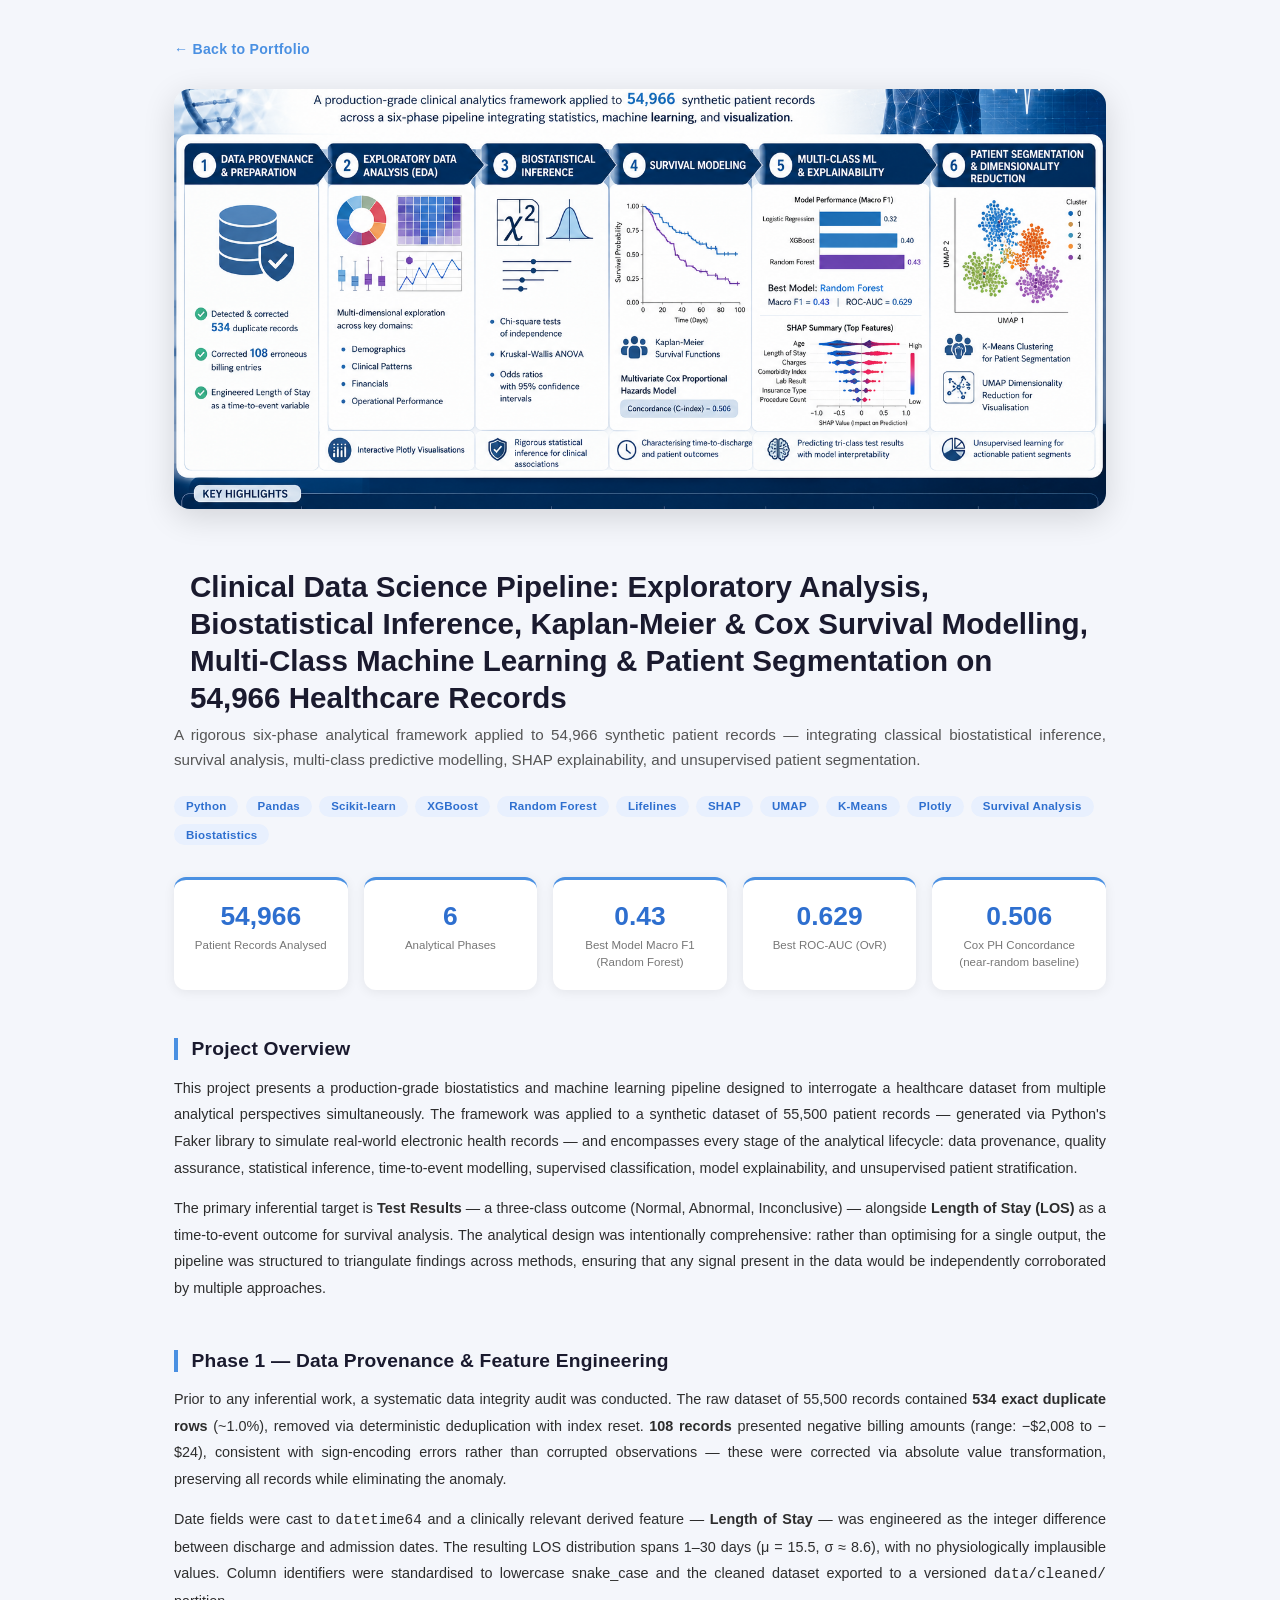
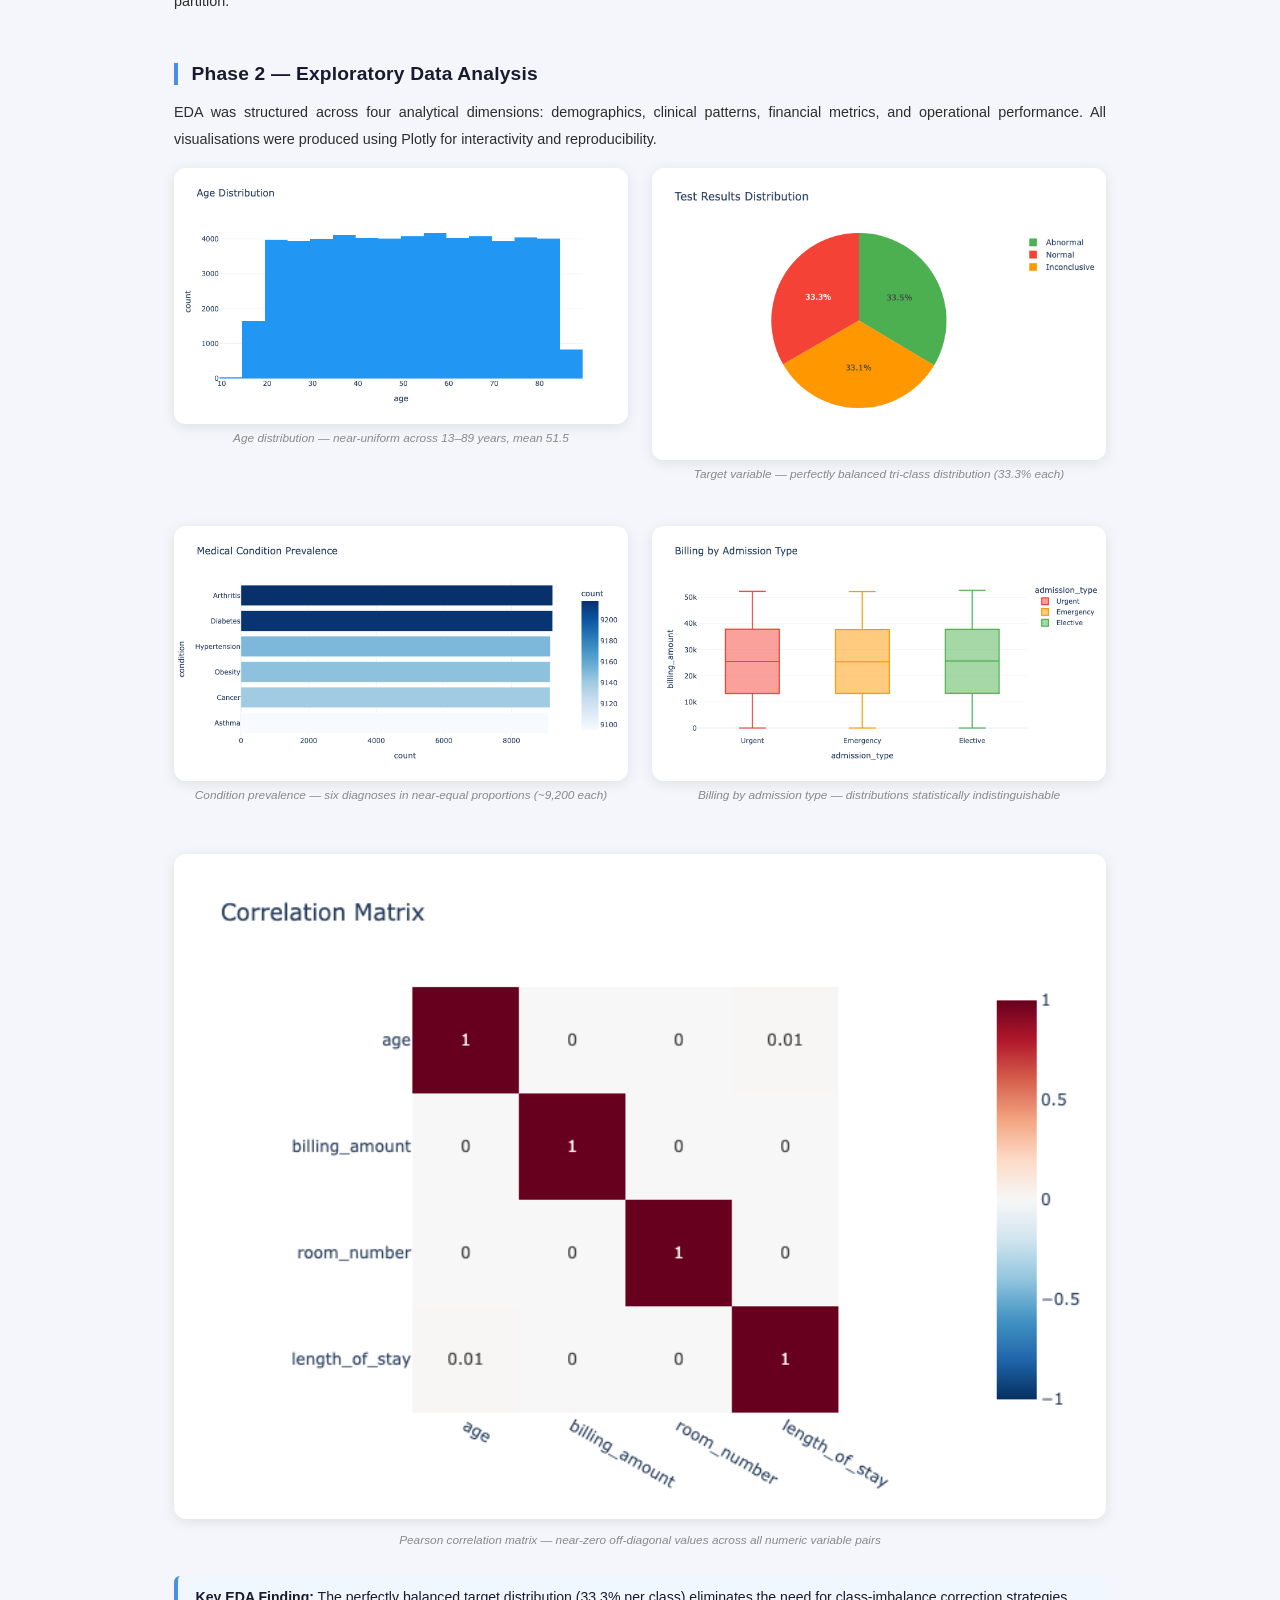
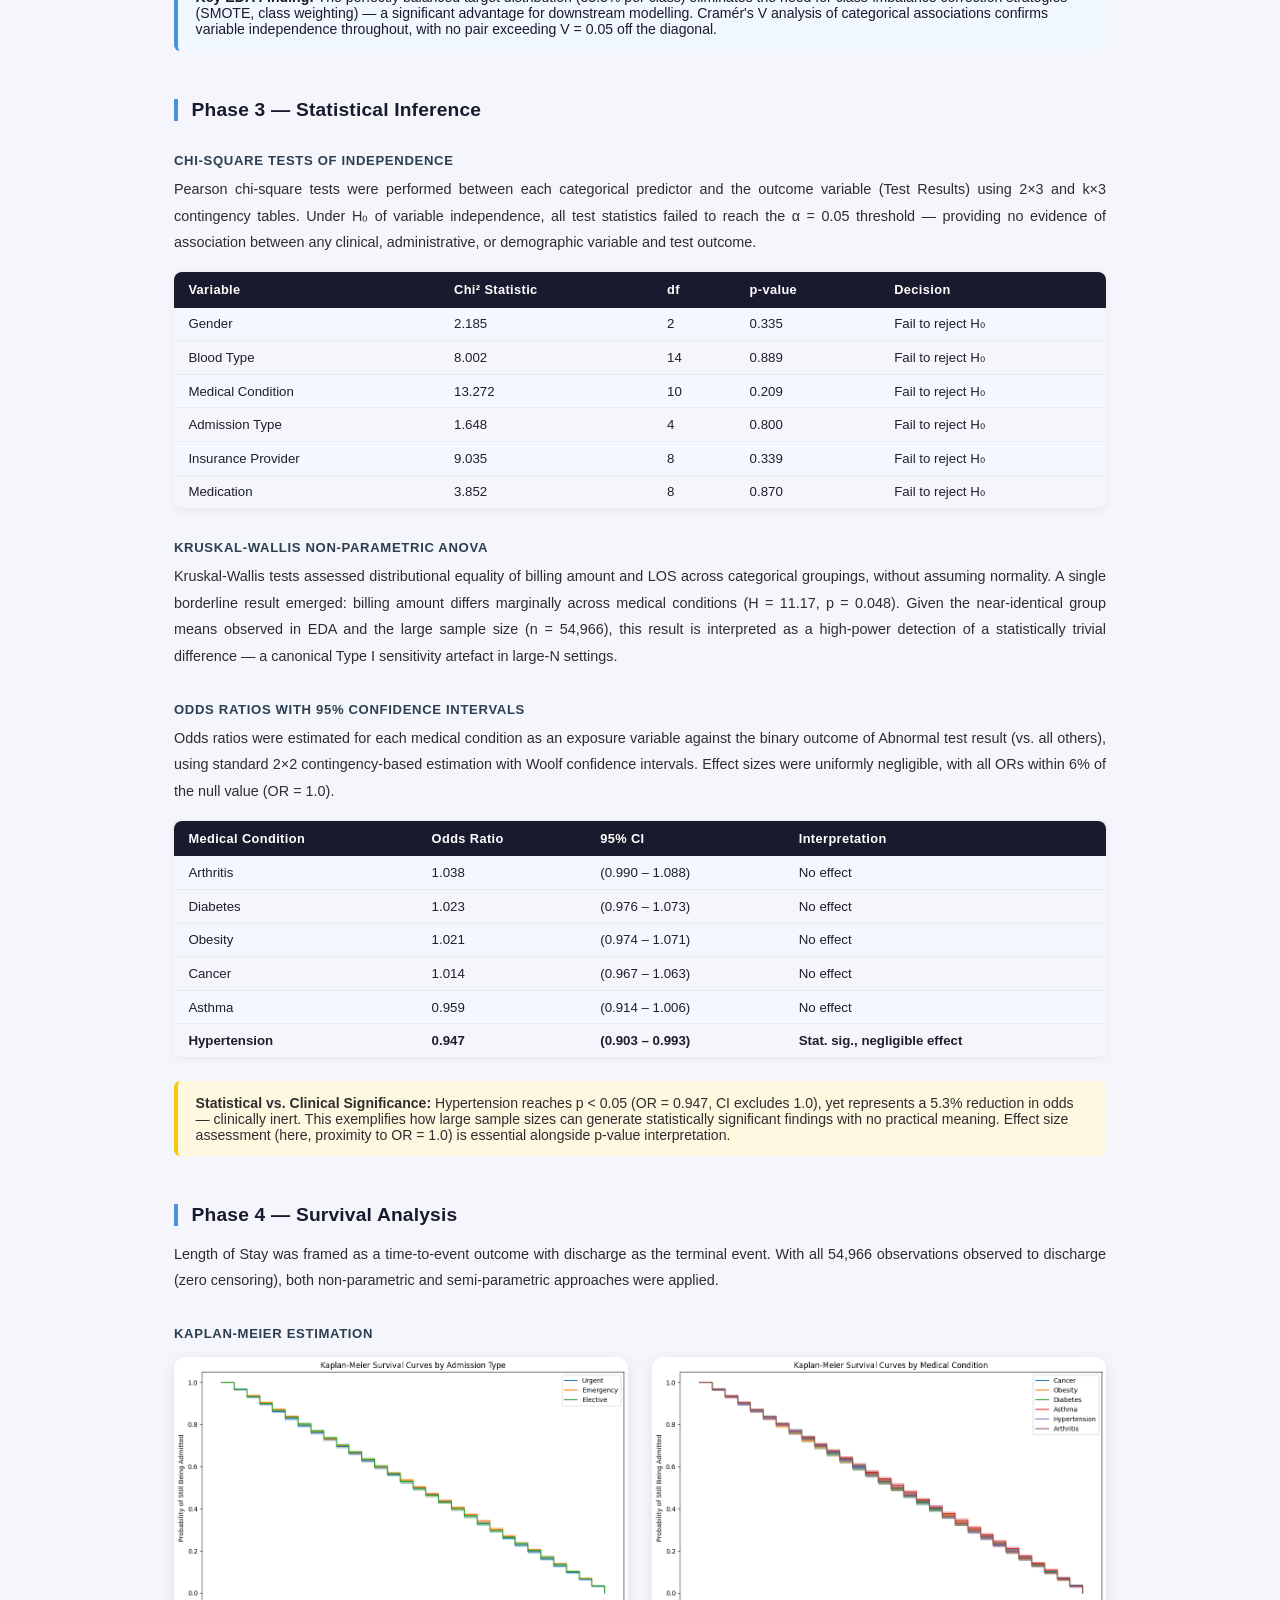
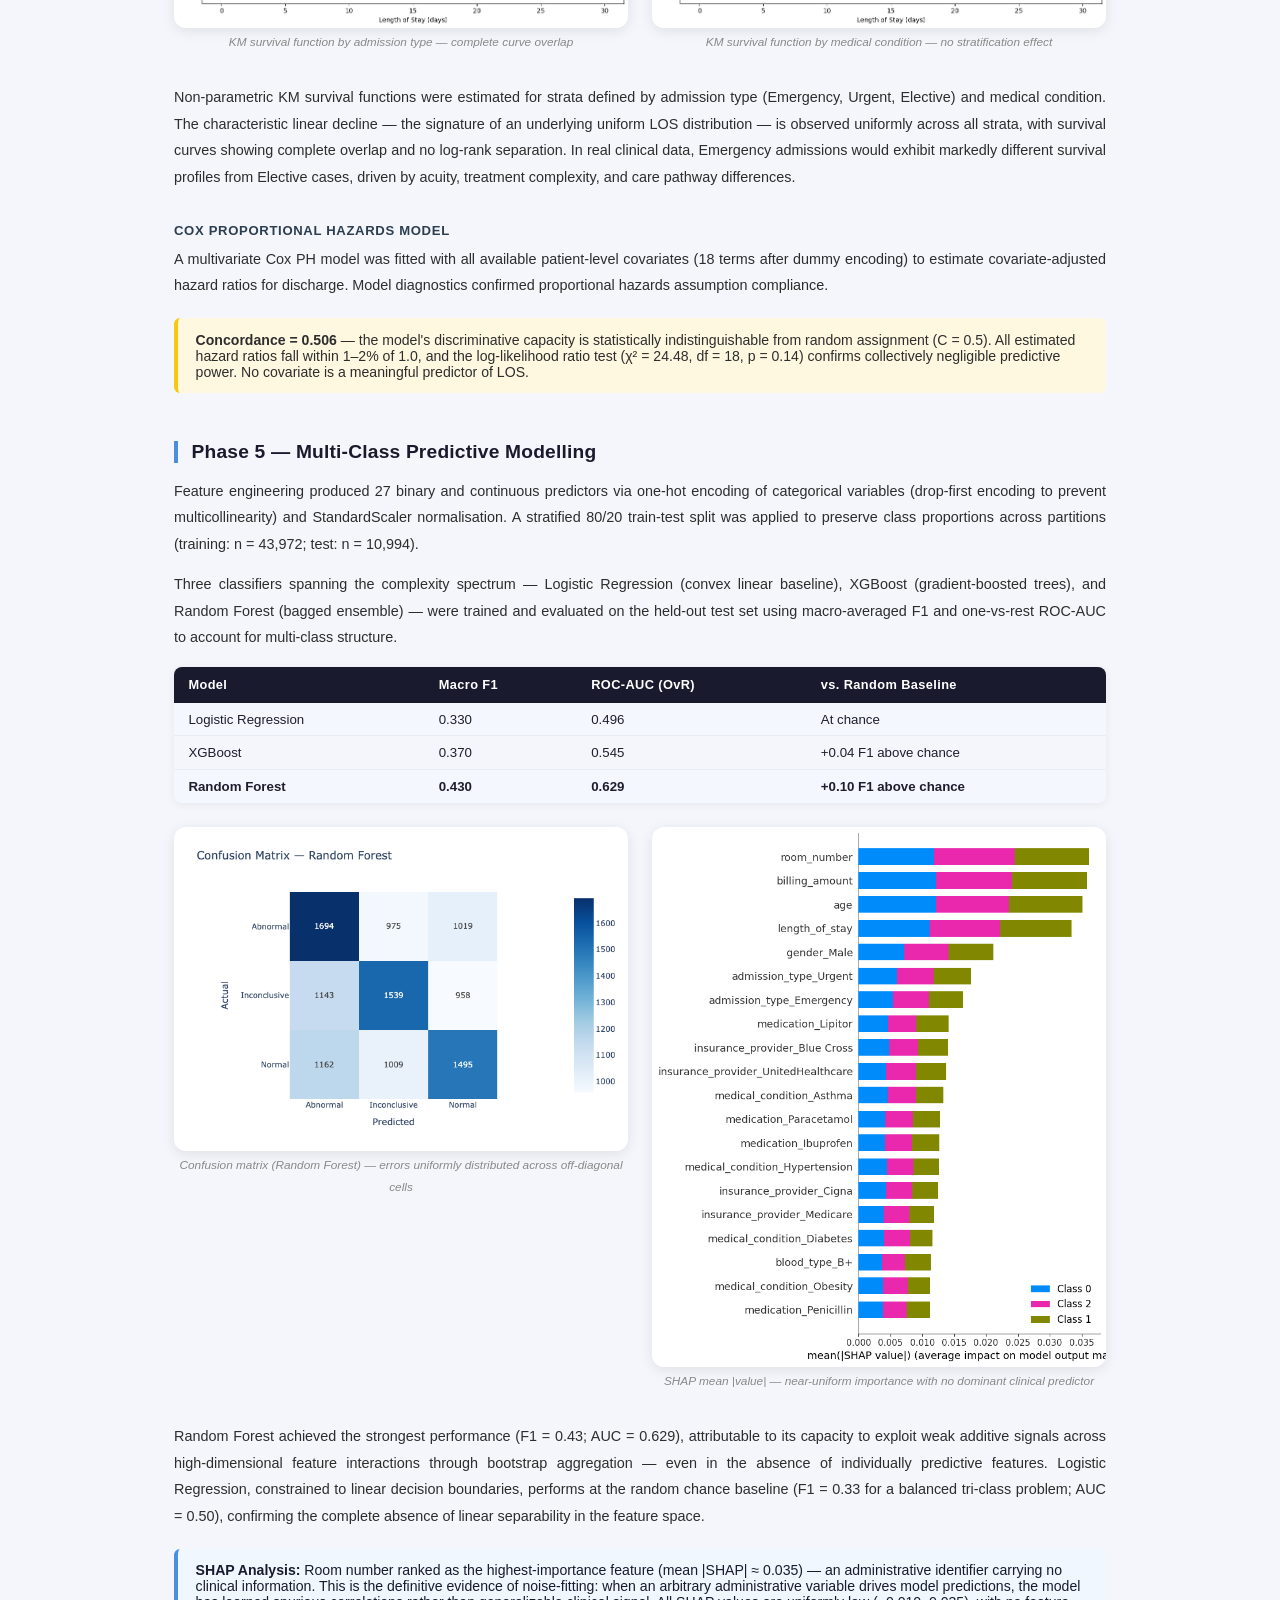
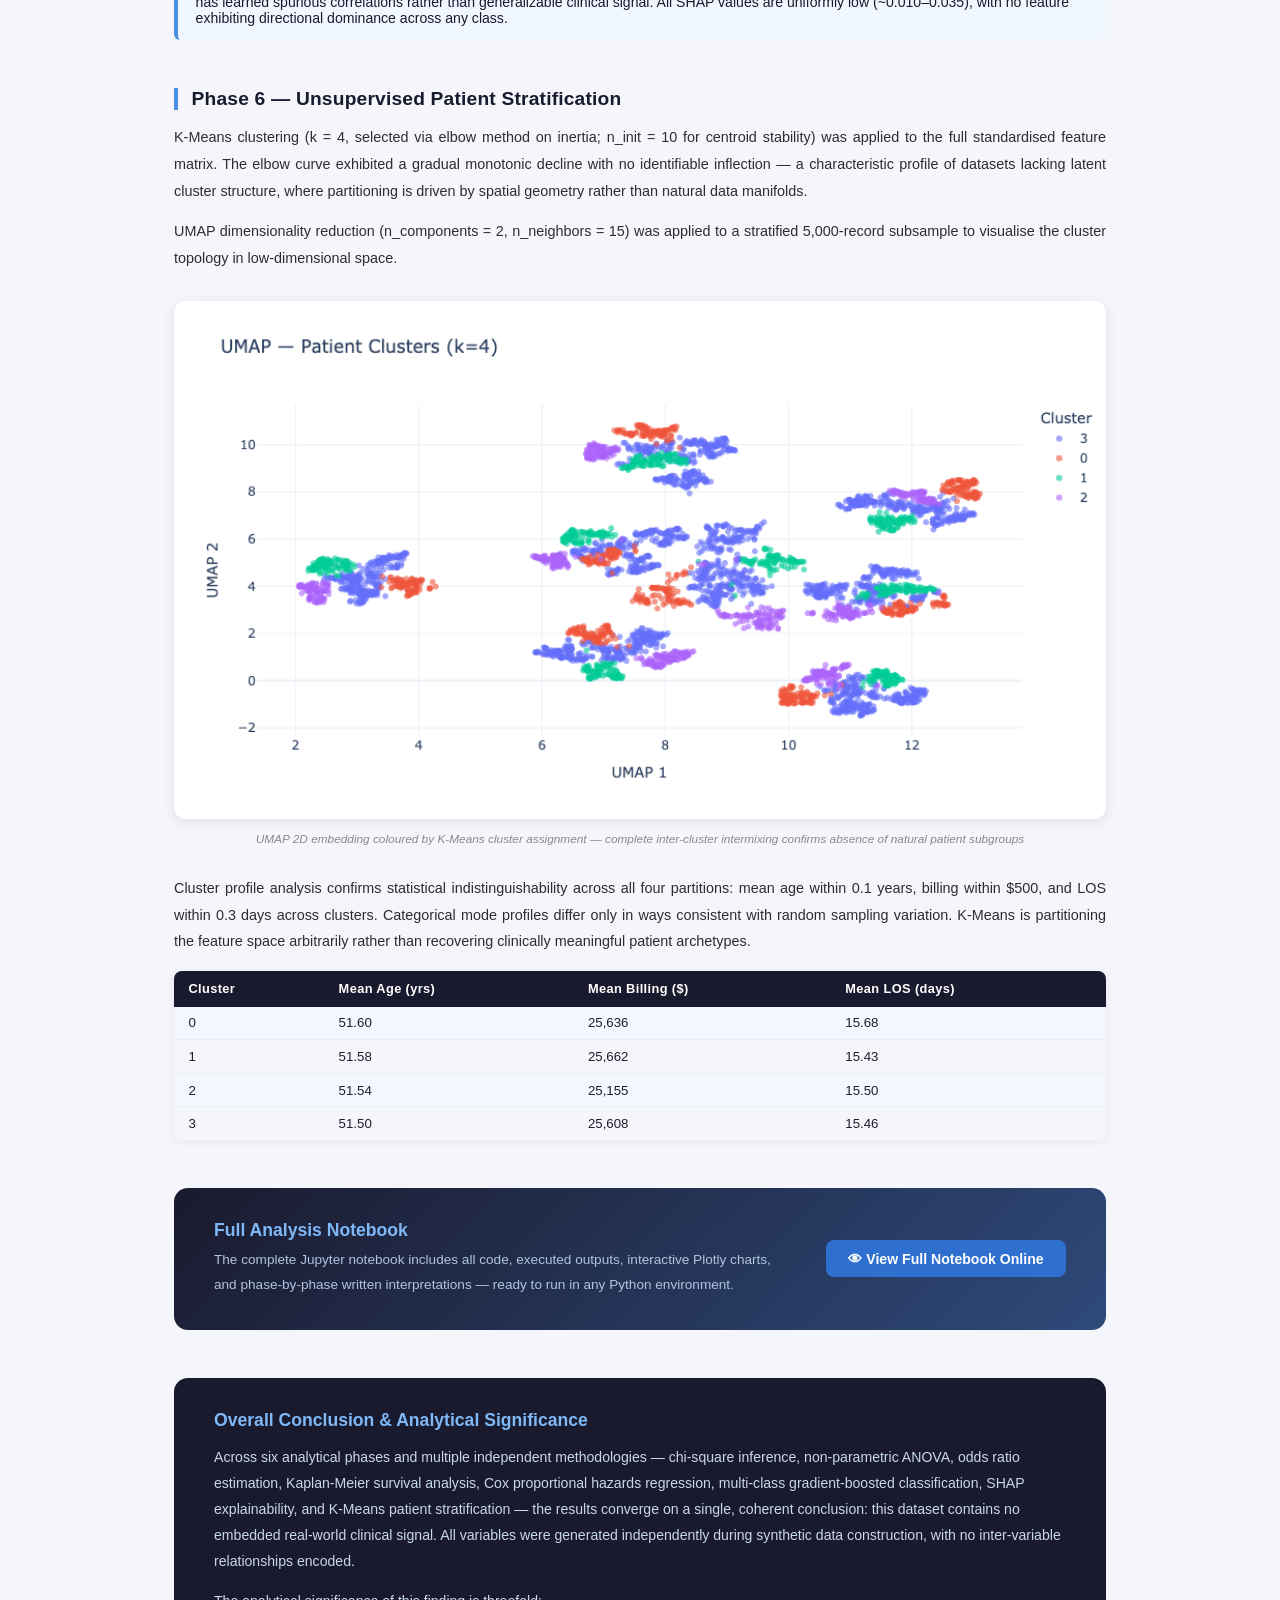
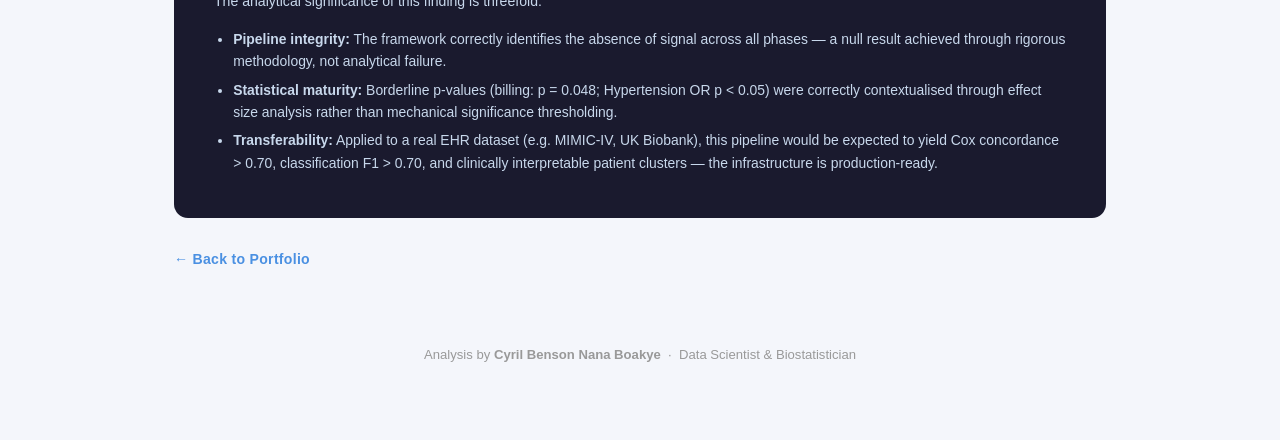
<file: healthcare.html>
<!DOCTYPE html>
<html lang="en">
<head>
  <meta charset="UTF-8" />
  <meta name="viewport" content="width=device-width, initial-scale=1.0" />
  <title>Clinical Data Science Pipeline — Cyril Benson</title>
  <link rel="icon" href="assets/portfolio-icon.png" type="image/icon type">
  <link rel="stylesheet" href="style.css" />
  <style>
    *, *::before, *::after { box-sizing: border-box; }
    body { background: #f4f6fb; font-family: 'Segoe UI', sans-serif; color: #1e1e2e; margin: 0; }
    .project-page { max-width: 980px; margin: 0 auto; padding: 2.5rem 1.5rem 5rem; }

    /* NAV */
    .back-btn { display: inline-flex; align-items: center; gap: 0.4rem; margin-bottom: 2rem; color: #4a90e2; text-decoration: none; font-size: 0.88rem; font-weight: 600; letter-spacing: 0.02em; }
    .back-btn:hover { text-decoration: underline; }

    /* HERO */
    .hero-img { width: 100%; max-height: 420px; object-fit: cover; border-radius: 16px; margin-bottom: 2.5rem; box-shadow: 0 8px 32px rgba(0,0,0,0.14); }
    .project-title { font-size: 1.85rem; font-weight: 800; margin-bottom: 0.4rem; color: #1a1a2e; line-height: 1.25; }
    .project-subtitle { font-size: 0.95rem; color: #555; margin-bottom: 1.5rem; line-height: 1.6; }

    /* TAGS */
    .tags { display: flex; flex-wrap: wrap; gap: 0.45rem; margin-bottom: 2rem; }
    .tag { background: #e8f0fe; color: #2e6fcf; padding: 0.28rem 0.75rem; border-radius: 20px; font-size: 0.72rem; font-weight: 700; letter-spacing: 0.02em; }

    /* ACTION BUTTONS */
    .action-row { display: flex; gap: 1rem; flex-wrap: wrap; margin-bottom: 2.5rem; }
    .btn-primary { display: inline-flex; align-items: center; gap: 0.5rem; background: #1a1a2e; color: white; padding: 0.65rem 1.4rem; border-radius: 8px; text-decoration: none; font-weight: 600; font-size: 0.88rem; transition: background 0.2s; }
    .btn-primary:hover { background: #4a90e2; }
    .btn-secondary { display: inline-flex; align-items: center; gap: 0.5rem; background: white; color: #1a1a2e; border: 2px solid #1a1a2e; padding: 0.6rem 1.35rem; border-radius: 8px; text-decoration: none; font-weight: 600; font-size: 0.88rem; transition: all 0.2s; }
    .btn-secondary:hover { background: #1a1a2e; color: white; }

    /* METRICS */
    .finding-grid { display: grid; grid-template-columns: repeat(auto-fit, minmax(170px, 1fr)); gap: 1rem; margin: 1.5rem 0 2.5rem; }
    .finding-card { background: white; border-radius: 12px; padding: 1.3rem 1rem; box-shadow: 0 2px 12px rgba(0,0,0,0.07); text-align: center; border-top: 3px solid #4a90e2; }
    .finding-card .metric { font-size: 1.65rem; font-weight: 800; color: #2e6fcf; }
    .finding-card .label { font-size: 0.72rem; color: #777; margin-top: 0.35rem; line-height: 1.4; }

    /* SECTIONS */
    .section-title { font-size: 1.2rem; font-weight: 800; color: #1a1a2e; margin: 3rem 0 0.9rem; padding-left: 0.85rem; border-left: 4px solid #4a90e2; letter-spacing: 0.01em; }
    .phase-title { font-size: 0.95rem; font-weight: 700; color: #2c3e50; margin: 2rem 0 0.5rem; text-transform: uppercase; letter-spacing: 0.05em; font-size: 0.82rem; }
    p { font-size: 0.9rem; line-height: 1.85; color: #2d2d2d; text-align: justify; margin-bottom: 0.85rem; }

    /* TABLES */
    table { width: 100%; border-collapse: collapse; margin: 1rem 0 1.5rem; font-size: 0.83rem; border-radius: 8px; overflow: hidden; box-shadow: 0 2px 10px rgba(0,0,0,0.06); }
    th { background: #1a1a2e; color: white; padding: 0.65rem 0.9rem; text-align: left; font-size: 0.8rem; letter-spacing: 0.03em; }
    td { padding: 0.55rem 0.9rem; border-bottom: 1px solid #eaecf4; }
    tr:nth-child(even) td { background: #f5f7ff; }
    tr:last-child td { border-bottom: none; }

    /* CALLOUTS */
    .highlight { background: #fff8e1; border-left: 4px solid #f6c90e; padding: 0.85rem 1.1rem; border-radius: 6px; font-size: 0.88rem; margin: 1.2rem 0; color: #2d2d2d; }
    .insight-box { background: #f0f7ff; border-left: 4px solid #4a90e2; padding: 0.85rem 1.1rem; border-radius: 6px; font-size: 0.88rem; margin: 1.2rem 0; color: #1a1a2e; }

    /* CHARTS */
    .chart-img { width: 100%; border-radius: 12px; margin: 1rem 0 0.4rem; box-shadow: 0 3px 14px rgba(0,0,0,0.09); }
    .chart-grid { display: grid; grid-template-columns: 1fr 1fr; gap: 1.5rem; margin: 1rem 0 0.4rem; }
    .chart-grid img { width: 100%; border-radius: 12px; box-shadow: 0 3px 14px rgba(0,0,0,0.09); }
    .chart-caption { font-size: 0.74rem; color: #888; text-align: center; margin-bottom: 1.5rem; font-style: italic; }

    /* NOTEBOOK CTA */
    .notebook-cta { background: linear-gradient(135deg, #1a1a2e 0%, #2e4a7a 100%); border-radius: 14px; padding: 2rem 2.5rem; margin: 3rem 0; color: white; display: flex; align-items: center; justify-content: space-between; flex-wrap: wrap; gap: 1.5rem; }
    .notebook-cta h3 { font-size: 1.1rem; margin: 0 0 0.4rem; color: #7eb8f7; }
    .notebook-cta p { font-size: 0.85rem; color: #b0c4de; margin: 0; text-align: left; }
    .notebook-cta .btn-dl { background: #4a90e2; color: white; padding: 0.65rem 1.4rem; border-radius: 8px; text-decoration: none; font-weight: 700; font-size: 0.88rem; white-space: nowrap; }
    .notebook-cta .btn-dl:hover { background: #357abd; }

    /* CONCLUSION */
    .conclusion-box { background: #1a1a2e; color: white; border-radius: 14px; padding: 2rem 2.5rem; margin-top: 3rem; }
    .conclusion-box h3 { color: #7eb8f7; margin-bottom: 0.85rem; font-size: 1.1rem; }
    .conclusion-box p { color: #c8d8ec; font-size: 0.88rem; text-align: left; }
    .conclusion-box ul { margin: 0.5rem 0 0.75rem 1.2rem; }
    .conclusion-box li { color: #c8d8ec; font-size: 0.87rem; margin-bottom: 0.4rem; line-height: 1.6; }

    .author { text-align: center; margin-top: 3rem; font-size: 0.82rem; color: #999; }
    @media (max-width: 640px) {
      .chart-grid { grid-template-columns: 1fr; }
      .notebook-cta { flex-direction: column; }
      .project-page { padding: 1.2rem 1rem 3rem; }
      .project-title { font-size: 1.05rem; line-height: 1.3; }
      .project-subtitle { font-size: 0.76rem; }
      .section-title { font-size: 0.92rem; }
      .phase-title { font-size: 0.7rem; }
      p { font-size: 0.74rem; line-height: 1.7; }
      table { font-size: 0.67rem; }
      th { font-size: 0.67rem; padding: 0.4rem 0.5rem; }
      td { padding: 0.38rem 0.5rem; }
      .finding-card .metric { font-size: 1.2rem; }
      .finding-card .label { font-size: 0.63rem; }
      .highlight, .insight-box { font-size: 0.72rem; }
      .chart-caption { font-size: 0.63rem; }
      .conclusion-box h3 { font-size: 0.92rem; }
      .conclusion-box p, .conclusion-box li { font-size: 0.72rem; }
      .notebook-cta h3 { font-size: 0.92rem; }
      .notebook-cta p { font-size: 0.72rem; }
      .tag { font-size: 0.63rem; padding: 0.2rem 0.55rem; }
      .back-btn { font-size: 0.78rem; }
    }
  </style>
</head>
<body>
<div class="project-page">

  <a class="back-btn" href="index.html">← Back to Portfolio</a>

  <img src="./assets/healthcare-analytics.png" alt="Healthcare Analytics" class="hero-img" />

  <h1 class="project-title">Clinical Data Science Pipeline: Exploratory Analysis, Biostatistical Inference, Kaplan-Meier & Cox Survival Modelling, Multi-Class Machine Learning & Patient Segmentation on 54,966 Healthcare Records</h1>
  <p class="project-subtitle">
    A rigorous six-phase analytical framework applied to 54,966 synthetic patient records —
    integrating classical biostatistical inference, survival analysis, multi-class predictive modelling,
    SHAP explainability, and unsupervised patient segmentation.
  </p>

  <div class="tags">
    <span class="tag">Python</span><span class="tag">Pandas</span><span class="tag">Scikit-learn</span>
    <span class="tag">XGBoost</span><span class="tag">Random Forest</span><span class="tag">Lifelines</span>
    <span class="tag">SHAP</span><span class="tag">UMAP</span><span class="tag">K-Means</span>
    <span class="tag">Plotly</span><span class="tag">Survival Analysis</span><span class="tag">Biostatistics</span>
  </div>


  <!-- KEY METRICS -->
  <div class="finding-grid">
    <div class="finding-card"><div class="metric">54,966</div><div class="label">Patient Records Analysed</div></div>
    <div class="finding-card"><div class="metric">6</div><div class="label">Analytical Phases</div></div>
    <div class="finding-card"><div class="metric">0.43</div><div class="label">Best Model Macro F1<br>(Random Forest)</div></div>
    <div class="finding-card"><div class="metric">0.629</div><div class="label">Best ROC-AUC (OvR)</div></div>
    <div class="finding-card"><div class="metric">0.506</div><div class="label">Cox PH Concordance<br>(near-random baseline)</div></div>
  </div>

  <!-- OVERVIEW -->
  <div class="section-title">Project Overview</div>
  <p>
    This project presents a production-grade biostatistics and machine learning pipeline designed to
    interrogate a healthcare dataset from multiple analytical perspectives simultaneously. The framework
    was applied to a synthetic dataset of 55,500 patient records — generated via Python's Faker library
    to simulate real-world electronic health records — and encompasses every stage of the analytical
    lifecycle: data provenance, quality assurance, statistical inference, time-to-event modelling,
    supervised classification, model explainability, and unsupervised patient stratification.
  </p>
  <p>
    The primary inferential target is <strong>Test Results</strong> — a three-class outcome (Normal,
    Abnormal, Inconclusive) — alongside <strong>Length of Stay (LOS)</strong> as a time-to-event outcome
    for survival analysis. The analytical design was intentionally comprehensive: rather than optimising
    for a single output, the pipeline was structured to triangulate findings across methods, ensuring
    that any signal present in the data would be independently corroborated by multiple approaches.
  </p>

  <!-- PHASE 1 -->
  <div class="section-title">Phase 1 — Data Provenance & Feature Engineering</div>
  <p>
    Prior to any inferential work, a systematic data integrity audit was conducted. The raw dataset
    of 55,500 records contained <strong>534 exact duplicate rows</strong> (~1.0%), removed via
    deterministic deduplication with index reset. <strong>108 records</strong> presented negative
    billing amounts (range: −$2,008 to −$24), consistent with sign-encoding errors rather than
    corrupted observations — these were corrected via absolute value transformation, preserving all
    records while eliminating the anomaly.
  </p>
  <p>
    Date fields were cast to <code>datetime64</code> and a clinically relevant derived feature —
    <strong>Length of Stay</strong> — was engineered as the integer difference between discharge
    and admission dates. The resulting LOS distribution spans 1–30 days (μ = 15.5, σ ≈ 8.6),
    with no physiologically implausible values. Column identifiers were standardised to lowercase
    snake_case and the cleaned dataset exported to a versioned <code>data/cleaned/</code> partition.
  </p>

  <!-- PHASE 2 -->
  <div class="section-title">Phase 2 — Exploratory Data Analysis</div>
  <p>
    EDA was structured across four analytical dimensions: demographics, clinical patterns,
    financial metrics, and operational performance. All visualisations were produced using Plotly
    for interactivity and reproducibility.
  </p>

  <div class="chart-grid">
    <div>
      <img src="./assets/chart_age.png" alt="Age Distribution" />
      <p class="chart-caption">Age distribution — near-uniform across 13–89 years, mean 51.5</p>
    </div>
    <div>
      <img src="./assets/chart_test_results.png" alt="Test Results Distribution" />
      <p class="chart-caption">Target variable — perfectly balanced tri-class distribution (33.3% each)</p>
    </div>
  </div>

  <div class="chart-grid">
    <div>
      <img src="./assets/chart_conditions.png" alt="Medical Conditions" />
      <p class="chart-caption">Condition prevalence — six diagnoses in near-equal proportions (~9,200 each)</p>
    </div>
    <div>
      <img src="./assets/chart_billing.png" alt="Billing by Admission Type" />
      <p class="chart-caption">Billing by admission type — distributions statistically indistinguishable</p>
    </div>
  </div>

  <img src="./assets/chart_correlation.png" alt="Correlation Matrix" class="chart-img" />
  <p class="chart-caption">Pearson correlation matrix — near-zero off-diagonal values across all numeric variable pairs</p>

  <div class="insight-box">
    <strong>Key EDA Finding:</strong> The perfectly balanced target distribution (33.3% per class)
    eliminates the need for class-imbalance correction strategies (SMOTE, class weighting) —
    a significant advantage for downstream modelling. Cramér's V analysis of categorical associations
    confirms variable independence throughout, with no pair exceeding V = 0.05 off the diagonal.
  </div>

  <!-- PHASE 3 -->
  <div class="section-title">Phase 3 — Statistical Inference</div>

  <div class="phase-title">Chi-Square Tests of Independence</div>
  <p>
    Pearson chi-square tests were performed between each categorical predictor and the outcome variable
    (Test Results) using 2×3 and k×3 contingency tables. Under H₀ of variable independence, all
    test statistics failed to reach the α = 0.05 threshold — providing no evidence of association
    between any clinical, administrative, or demographic variable and test outcome.
  </p>

  <table>
    <tr><th>Variable</th><th>Chi² Statistic</th><th>df</th><th>p-value</th><th>Decision</th></tr>
    <tr><td>Gender</td><td>2.185</td><td>2</td><td>0.335</td><td>Fail to reject H₀</td></tr>
    <tr><td>Blood Type</td><td>8.002</td><td>14</td><td>0.889</td><td>Fail to reject H₀</td></tr>
    <tr><td>Medical Condition</td><td>13.272</td><td>10</td><td>0.209</td><td>Fail to reject H₀</td></tr>
    <tr><td>Admission Type</td><td>1.648</td><td>4</td><td>0.800</td><td>Fail to reject H₀</td></tr>
    <tr><td>Insurance Provider</td><td>9.035</td><td>8</td><td>0.339</td><td>Fail to reject H₀</td></tr>
    <tr><td>Medication</td><td>3.852</td><td>8</td><td>0.870</td><td>Fail to reject H₀</td></tr>
  </table>

  <div class="phase-title">Kruskal-Wallis Non-Parametric ANOVA</div>
  <p>
    Kruskal-Wallis tests assessed distributional equality of billing amount and LOS across categorical
    groupings, without assuming normality. A single borderline result emerged: billing amount differs
    marginally across medical conditions (H = 11.17, p = 0.048). Given the near-identical group means
    observed in EDA and the large sample size (n = 54,966), this result is interpreted as a high-power
    detection of a statistically trivial difference — a canonical Type I sensitivity artefact in large-N settings.
  </p>

  <div class="phase-title">Odds Ratios with 95% Confidence Intervals</div>
  <p>
    Odds ratios were estimated for each medical condition as an exposure variable against the binary
    outcome of Abnormal test result (vs. all others), using standard 2×2 contingency-based estimation
    with Woolf confidence intervals. Effect sizes were uniformly negligible, with all ORs within 6%
    of the null value (OR = 1.0).
  </p>

  <table>
    <tr><th>Medical Condition</th><th>Odds Ratio</th><th>95% CI</th><th>Interpretation</th></tr>
    <tr><td>Arthritis</td><td>1.038</td><td>(0.990 – 1.088)</td><td>No effect</td></tr>
    <tr><td>Diabetes</td><td>1.023</td><td>(0.976 – 1.073)</td><td>No effect</td></tr>
    <tr><td>Obesity</td><td>1.021</td><td>(0.974 – 1.071)</td><td>No effect</td></tr>
    <tr><td>Cancer</td><td>1.014</td><td>(0.967 – 1.063)</td><td>No effect</td></tr>
    <tr><td>Asthma</td><td>0.959</td><td>(0.914 – 1.006)</td><td>No effect</td></tr>
    <tr><td><strong>Hypertension</strong></td><td><strong>0.947</strong></td><td><strong>(0.903 – 0.993)</strong></td><td><strong>Stat. sig., negligible effect</strong></td></tr>
  </table>

  <div class="highlight">
    <strong>Statistical vs. Clinical Significance:</strong> Hypertension reaches p &lt; 0.05
    (OR = 0.947, CI excludes 1.0), yet represents a 5.3% reduction in odds — clinically inert.
    This exemplifies how large sample sizes can generate statistically significant findings with
    no practical meaning. Effect size assessment (here, proximity to OR = 1.0) is essential
    alongside p-value interpretation.
  </div>

  <!-- PHASE 4 -->
  <div class="section-title">Phase 4 — Survival Analysis</div>
  <p>
    Length of Stay was framed as a time-to-event outcome with discharge as the terminal event.
    With all 54,966 observations observed to discharge (zero censoring), both non-parametric
    and semi-parametric approaches were applied.
  </p>

  <div class="phase-title">Kaplan-Meier Estimation</div>

  <div class="chart-grid">
    <div>
      <img src="./assets/chart_km_admission.png" alt="KM by Admission Type" />
      <p class="chart-caption">KM survival function by admission type — complete curve overlap</p>
    </div>
    <div>
      <img src="./assets/chart_km_condition.png" alt="KM by Medical Condition" />
      <p class="chart-caption">KM survival function by medical condition — no stratification effect</p>
    </div>
  </div>

  <p>
    Non-parametric KM survival functions were estimated for strata defined by admission type
    (Emergency, Urgent, Elective) and medical condition. The characteristic linear decline — the
    signature of an underlying uniform LOS distribution — is observed uniformly across all strata,
    with survival curves showing complete overlap and no log-rank separation. In real clinical data,
    Emergency admissions would exhibit markedly different survival profiles from Elective cases,
    driven by acuity, treatment complexity, and care pathway differences.
  </p>

  <div class="phase-title">Cox Proportional Hazards Model</div>
  <p>
    A multivariate Cox PH model was fitted with all available patient-level covariates (18 terms
    after dummy encoding) to estimate covariate-adjusted hazard ratios for discharge. Model
    diagnostics confirmed proportional hazards assumption compliance.
  </p>

  <div class="highlight">
    <strong>Concordance = 0.506</strong> — the model's discriminative capacity is statistically
    indistinguishable from random assignment (C = 0.5). All estimated hazard ratios fall within
    1–2% of 1.0, and the log-likelihood ratio test (χ² = 24.48, df = 18, p = 0.14) confirms
    collectively negligible predictive power. No covariate is a meaningful predictor of LOS.
  </div>

  <!-- PHASE 5 -->
  <div class="section-title">Phase 5 — Multi-Class Predictive Modelling</div>
  <p>
    Feature engineering produced 27 binary and continuous predictors via one-hot encoding of
    categorical variables (drop-first encoding to prevent multicollinearity) and StandardScaler
    normalisation. A stratified 80/20 train-test split was applied to preserve class proportions
    across partitions (training: n = 43,972; test: n = 10,994).
  </p>
  <p>
    Three classifiers spanning the complexity spectrum — Logistic Regression (convex linear baseline),
    XGBoost (gradient-boosted trees), and Random Forest (bagged ensemble) — were trained and
    evaluated on the held-out test set using macro-averaged F1 and one-vs-rest ROC-AUC to account
    for multi-class structure.
  </p>

  <table>
    <tr><th>Model</th><th>Macro F1</th><th>ROC-AUC (OvR)</th><th>vs. Random Baseline</th></tr>
    <tr><td>Logistic Regression</td><td>0.330</td><td>0.496</td><td>At chance</td></tr>
    <tr><td>XGBoost</td><td>0.370</td><td>0.545</td><td>+0.04 F1 above chance</td></tr>
    <tr><td><strong>Random Forest</strong></td><td><strong>0.430</strong></td><td><strong>0.629</strong></td><td><strong>+0.10 F1 above chance</strong></td></tr>
  </table>

  <div class="chart-grid">
    <div>
      <img src="./assets/chart_confusion.png" alt="Confusion Matrix" />
      <p class="chart-caption">Confusion matrix (Random Forest) — errors uniformly distributed across off-diagonal cells</p>
    </div>
    <div>
      <img src="./assets/chart_shap.png" alt="SHAP Feature Importance" />
      <p class="chart-caption">SHAP mean |value| — near-uniform importance with no dominant clinical predictor</p>
    </div>
  </div>

  <p>
    Random Forest achieved the strongest performance (F1 = 0.43; AUC = 0.629), attributable
    to its capacity to exploit weak additive signals across high-dimensional feature interactions
    through bootstrap aggregation — even in the absence of individually predictive features.
    Logistic Regression, constrained to linear decision boundaries, performs at the random
    chance baseline (F1 = 0.33 for a balanced tri-class problem; AUC = 0.50), confirming the
    complete absence of linear separability in the feature space.
  </p>

  <div class="insight-box">
    <strong>SHAP Analysis:</strong> Room number ranked as the highest-importance feature
    (mean |SHAP| ≈ 0.035) — an administrative identifier carrying no clinical information.
    This is the definitive evidence of noise-fitting: when an arbitrary administrative variable
    drives model predictions, the model has learned spurious correlations rather than
    generalizable clinical signal. All SHAP values are uniformly low (~0.010–0.035),
    with no feature exhibiting directional dominance across any class.
  </div>

  <!-- PHASE 6 -->
  <div class="section-title">Phase 6 — Unsupervised Patient Stratification</div>
  <p>
    K-Means clustering (k = 4, selected via elbow method on inertia; n_init = 10 for centroid
    stability) was applied to the full standardised feature matrix. The elbow curve exhibited a
    gradual monotonic decline with no identifiable inflection — a characteristic profile of
    datasets lacking latent cluster structure, where partitioning is driven by spatial geometry
    rather than natural data manifolds.
  </p>
  <p>
    UMAP dimensionality reduction (n_components = 2, n_neighbors = 15) was applied to a
    stratified 5,000-record subsample to visualise the cluster topology in low-dimensional space.
  </p>

  <img src="./assets/chart_umap.png" alt="UMAP Patient Clusters" class="chart-img" />
  <p class="chart-caption">UMAP 2D embedding coloured by K-Means cluster assignment — complete inter-cluster intermixing confirms absence of natural patient subgroups</p>

  <p>
    Cluster profile analysis confirms statistical indistinguishability across all four partitions:
    mean age within 0.1 years, billing within $500, and LOS within 0.3 days across clusters.
    Categorical mode profiles differ only in ways consistent with random sampling variation.
    K-Means is partitioning the feature space arbitrarily rather than recovering clinically
    meaningful patient archetypes.
  </p>

  <table>
    <tr><th>Cluster</th><th>Mean Age (yrs)</th><th>Mean Billing ($)</th><th>Mean LOS (days)</th></tr>
    <tr><td>0</td><td>51.60</td><td>25,636</td><td>15.68</td></tr>
    <tr><td>1</td><td>51.58</td><td>25,662</td><td>15.43</td></tr>
    <tr><td>2</td><td>51.54</td><td>25,155</td><td>15.50</td></tr>
    <tr><td>3</td><td>51.50</td><td>25,608</td><td>15.46</td></tr>
  </table>

  <!-- NOTEBOOK CTA -->
  <div class="notebook-cta">
    <div>
      <h3>Full Analysis Notebook</h3>
      <p>The complete Jupyter notebook includes all code, executed outputs, interactive Plotly charts,<br>and phase-by-phase written interpretations — ready to run in any Python environment.</p>
    </div>
    <a class="btn-dl" style="background:#2e6fcf;" href="https://nbviewer.org/github/bensoncyril123/healthcare-dashboard/blob/main/notebooks/healthcare_eda.ipynb" target="_blank">👁 View Full Notebook Online</a>
  </div>

  <!-- CONCLUSION -->
  <div class="conclusion-box">
    <h3>Overall Conclusion & Analytical Significance</h3>
    <p>
      Across six analytical phases and multiple independent methodologies — chi-square inference,
      non-parametric ANOVA, odds ratio estimation, Kaplan-Meier survival analysis, Cox proportional
      hazards regression, multi-class gradient-boosted classification, SHAP explainability, and
      K-Means patient stratification — the results converge on a single, coherent conclusion:
      this dataset contains no embedded real-world clinical signal. All variables were generated
      independently during synthetic data construction, with no inter-variable relationships encoded.
    </p>
    <p style="margin-top: 0.75rem;">The analytical significance of this finding is threefold:</p>
    <ul>
      <li><strong>Pipeline integrity:</strong> The framework correctly identifies the absence of signal across all phases — a null result achieved through rigorous methodology, not analytical failure.</li>
      <li><strong>Statistical maturity:</strong> Borderline p-values (billing: p = 0.048; Hypertension OR p &lt; 0.05) were correctly contextualised through effect size analysis rather than mechanical significance thresholding.</li>
      <li><strong>Transferability:</strong> Applied to a real EHR dataset (e.g. MIMIC-IV, UK Biobank), this pipeline would be expected to yield Cox concordance > 0.70, classification F1 > 0.70, and clinically interpretable patient clusters — the infrastructure is production-ready.</li>
    </ul>
  </div>

  <div style="margin-top: 2rem;">
    <a class="back-btn" href="index.html">← Back to Portfolio</a>
  </div>

  <div class="author">
    Analysis by <strong>Cyril Benson Nana Boakye</strong> &nbsp;·&nbsp; Data Scientist & Biostatistician
  </div>

</div>
</body>
</html>
</file>
<file: style.css>
/* GENERAL */

@import url("https://fonts.googleapis.com/css2?family=Poppins:wght@300;400;500;600&display=swap");

* {
  margin: 0;
  padding: 0;
}

body {
  font-family: "Poppins", sans-serif;
  background-color: #f5f5f0;
}

html {
  scroll-behavior: smooth;
}

p {
  color: rgb(85, 85, 85);
}

/* ── ANIMATIONS ── */

@keyframes fadeUp {
  from { opacity: 0; transform: translateY(30px); }
  to   { opacity: 1; transform: translateY(0); }
}

@keyframes fadeLeft {
  from { opacity: 0; transform: translateX(-40px); }
  to   { opacity: 1; transform: translateX(0); }
}

@keyframes fadeRight {
  from { opacity: 0; transform: translateX(40px); }
  to   { opacity: 1; transform: translateX(0); }
}

@keyframes popIn {
  from { opacity: 0; transform: scale(0.85); }
  to   { opacity: 1; transform: scale(1); }
}

/* Profile load animations */
.section__pic-container {
  animation: fadeLeft 0.9s ease both;
  animation-delay: 0.2s;
}

.section__text {
  animation: fadeRight 0.9s ease both;
  animation-delay: 0.4s;
}

/* Scroll fade-in */
.fade-in {
  opacity: 0;
  transform: translateY(28px);
  transition: opacity 0.7s ease, transform 0.7s ease;
}

.fade-in.visible {
  opacity: 1;
  transform: translateY(0);
}

/* Bio paragraph reveal */
.bio-chunk {
  opacity: 0;
  transform: translateY(20px);
  transition: opacity 0.6s ease, transform 0.6s ease;
}

.bio-chunk.bio-visible {
  opacity: 1;
  transform: translateY(0);
}

/* Skill stagger */
article {
  opacity: 0;
  transform: translateY(10px);
  transition: opacity 0.4s ease, transform 0.4s ease;
}

article.skill-visible {
  opacity: 1;
  transform: translateY(0);
}

/* Project card hover */
.details-container {
  transition: transform 0.3s ease, box-shadow 0.3s ease;
}

.details-container:hover {
  transform: translateY(-6px);
  box-shadow: 0 12px 32px rgba(0, 0, 0, 0.1);
}

/* Social icon hover */
#socials-container img {
  transition: transform 0.2s ease;
}

#socials-container img:hover {
  transform: scale(1.2);
}

/* Nav link hover */
.nav-links a {
  position: relative;
}

.nav-links a::after {
  content: '';
  position: absolute;
  bottom: -4px;
  left: 0;
  width: 0;
  height: 2px;
  background: black;
  transition: width 0.3s ease;
}

.nav-links a:hover::after {
  width: 100%;
}

/* TRANSITION */

a,
.btn {
  transition: all 300ms ease;
}

/* DESKTOP NAV */

nav,
.nav-links {
  display: flex;
}

nav {
  justify-content: space-around;
  align-items: center;
  height: 60px;
  position: fixed;
  top: 0;
  left: 0;
  right: 0;
  z-index: 1000;
  background-color: #ffffff;
  box-shadow: 0 1px 4px rgba(0, 0, 0, 0.08);
}

.nav-links {
  gap: 2rem;
  list-style: none;
  font-size: 0.95rem;
}

a {
  color: black;
  text-decoration: none;
  text-decoration-color: white;
}

a:hover {
  color: grey;
  text-decoration: underline;
  text-underline-offset: 1rem;
  text-decoration-color: rgb(181, 181, 181);
}

.logo {
  font-size: 1.4rem;
}

.logo img {
  height: 48px;
  width: auto;
}

.logo:hover {
  cursor: default;
}

/* HAMBURGER MENU */

#hamburger-nav {
  display: none;
}

.hamburger-menu {
  position: relative;
  display: inline-block;
}

.hamburger-icon {
  display: flex;
  flex-direction: column;
  justify-content: space-between;
  height: 24px;
  width: 30px;
  cursor: pointer;
}

.hamburger-icon span {
  width: 100%;
  height: 2px;
  background-color: black;
  transition: all 0.3 ease-in-out;
}

/* FULL SCREEN OVERLAY MENU */
.overlay-menu {
  display: none;
  position: fixed;
  top: 0;
  left: 0;
  width: 100%;
  height: 100%;
  background-color: #f5f5f0;
  z-index: 2000;
  flex-direction: column;
  justify-content: center;
  align-items: center;
  padding: 5rem 2rem 3rem;
  box-sizing: border-box;
  opacity: 0;
  transition: opacity 0.3s ease;
}

.overlay-menu.open {
  display: flex;
  opacity: 1;
}

.overlay-close {
  position: absolute;
  top: 1.2rem;
  right: 1.5rem;
  font-size: 1.6rem;
  cursor: pointer;
  color: #333;
  line-height: 1;
}

.overlay-links {
  list-style: none;
  text-align: center;
  padding: 0;
  width: 100%;
}

.overlay-links li {
  margin: 0.85rem 0;
}

.overlay-links a {
  font-size: 1.25rem;
  font-weight: 600;
  color: #333;
  text-decoration: none;
  letter-spacing: 0.04em;
  transition: color 0.2s ease;
}

.overlay-links a:hover {
  color: #c9a84c;
}

.overlay-theme-toggle {
  margin-top: 2.5rem;
  display: flex;
  align-items: center;
  gap: 0.6rem;
  padding: 0.55rem 1.2rem;
  border-radius: 2rem;
  border: 1.5px solid rgba(0,0,0,0.15);
  color: #333;
  font-family: inherit;
  font-size: 0.85rem;
  font-weight: 500;
}

.overlay-theme-toggle svg {
  width: 1rem;
  height: 1rem;
}

[data-theme="dark"] .overlay-theme-toggle {
  border-color: rgba(255,255,255,0.2);
  color: #f1f5f9;
}

body.no-scroll {
  overflow: hidden;
}

.hamburger-icon.open span:first-child {
  transform: rotate(45deg) translate(10px, 5px);
}

.hamburger-icon.open span:nth-child(2) {
  opacity: 0;
}

.hamburger-icon.open span:last-child {
  transform: rotate(-45deg) translate(10px, -5px);
}

.hamburger-icon span:first-child {
  transform: none;
}

.hamburger-icon span:first-child {
  opacity: 1;
}

.hamburger-icon span:first-child {
  transform: none;
}

/* SECTIONS */

section {
  padding-top: 4vh;
  /*height: 96vh;*/
  margin: 0 10rem;
  box-sizing: border-box;
  min-height: fit-content;
}

.section-container {
  display: flex;
}

/* PROFILE SECTION */

#profile {
  padding-top: 80px;
  padding-bottom: 4rem;
  display: flex;
  justify-content: center;
  align-items: center;
  gap: 5rem;
  min-height: 100vh;
  min-height: 100dvh;
  box-sizing: border-box;
  position: relative;
}

.section__pic-container {
  display: flex;
  height: 400px;
  width: 400px;
  min-width: 400px;
  min-height: 400px;
  margin: auto 0;
  align-self: center;
  flex-shrink: 0;
  border-radius: 50%;
  overflow: hidden;
  border: 4px solid #c9a84c;
  box-shadow: 0 8px 32px rgba(0, 0, 0, 0.25);
}

.section__pic-container img {
  width: 100%;
  height: 100%;
  object-fit: cover;
  object-position: center top;
}

.section__text {
  align-self: center;
  text-align: center;
}

.about-bio {
  font-size: 0.88rem;
}

@media (min-width: 769px) {
  .about-bio {
    font-size: 0.8rem;
  }
}

.section__text p {
  font-weight: 600;
}

.section__text__p1 {
  text-align: center;
}

.section__text__p2 {
  font-size: 1.85rem;
  margin-bottom: 1rem;
}

.title {
  font-size: 2.5rem;
  text-align: center;
  white-space: nowrap;
}

#socials-container {
  display: flex;
  justify-content: center;
  margin-top: 1rem;
  gap: 1rem;
}

/* ICONS */

.icon {
  cursor: pointer;
  height: 2rem;
}

/* BUTTONS */

.btn-container {
  display: flex;
  justify-content: center;
  gap: 1rem;
}

.btn {
  font-weight: 600;
  transition: all 300ms ease;
  padding: 1rem;
  width: 8rem;
  border-radius: 2rem;
}

.btn-color-1,
.btn-color-2 {
  border: rgb(53, 53, 53) 0.1rem solid;
}

.btn-color-1:hover,
.btn-color-2:hover {
  cursor: pointer;
}

.btn-color-1,
.btn-color-2:hover {
  background: rgb(53, 53, 53);
  color: white;
}

.btn-color-1:hover {
  background: rgb(0, 0, 0);
}

.btn-color-2 {
  background: none;
}

.btn-color-2:hover {
  border: rgb(255, 255, 255) 0.1rem solid;
}

.btn-container {
  gap: 1rem;
}

/* ABOUT SECTION */

#about {
  position: relative;
}

.about-containers {
  gap: 2rem;
  margin-bottom: 2rem;
  margin-top: 2rem;
}

.about-details-container {
  justify-content: center;
  flex-direction: column;
}

.about-containers,
.about-details-container {
  display: flex;
}

.about-pic {
  border-radius: 2rem;
}

.arrow {
  position: absolute;
  left: 50%;
  bottom: 1.5rem;
  opacity: 0.5;
  transition: opacity 0.2s ease;
  animation: bounceArrow 2.4s ease-in-out infinite;
}

.arrow:hover {
  opacity: 1;
}

@keyframes bounceArrow {
  0%, 100% { transform: translateX(-50%) translateY(0); }
  50% { transform: translateX(-50%) translateY(10px); }
}

.details-container {
  padding: 1.5rem;
  flex: 1;
  background: white;
  border-radius: 2rem;
  border: rgb(53, 53, 53) 0.1rem solid;
  border-color: rgb(163, 163, 163);
  text-align: center;
}

.section-container {
  gap: 4rem;
  height: 80%;
}

.section__pic-container {
  height: 400px;
  width: 400px;
  margin: auto 0;
}

/* EXPERIENCE SECTION */

#experience {
  position: relative;
}

.experience-sub-title {
  color: rgb(85, 85, 85);
  font-weight: 600;
  font-size: 1.75rem;
  margin-bottom: 2rem;
}

.experience-details-container {
  display: flex;
  justify-content: center;
  flex-direction: column;
}

.article-container {
  display: grid;
  grid-template-columns: 1fr 1fr;
  gap: 1rem 1.5rem;
}

.tools-grid-3col {
  grid-template-columns: repeat(3, 1fr);
}

article {
  display: flex;
  align-items: center;
  justify-content: flex-start;
  gap: 0.75rem;
  width: 100%;
}

article .icon {
  cursor: default;
}

/* RESUME (EXPERIENCE & EDUCATION) SECTION */

#resume {
  position: relative;
  padding-bottom: 3rem;
}

.timeline {
  position: relative;
  max-width: 700px;
  margin: 2rem auto 0;
  padding-left: 2rem;
}

.timeline::before {
  content: '';
  position: absolute;
  left: 4px;
  top: 8px;
  bottom: 8px;
  width: 2px;
  background: rgb(210, 210, 210);
}

.timeline-item {
  position: relative;
  display: flex;
  justify-content: space-between;
  align-items: flex-start;
  gap: 1rem;
  margin-bottom: 2rem;
  opacity: 0;
  transform: translateX(-24px);
  transition: opacity 0.6s ease, transform 0.6s ease;
}

.timeline-item.timeline-visible {
  opacity: 1;
  transform: translateX(0);
}

.timeline-item:last-child {
  margin-bottom: 0;
}

.timeline-dot {
  position: absolute;
  left: -2rem;
  top: 6px;
  width: 10px;
  height: 10px;
  border-radius: 50%;
  background: #f5f5f0;
  border: 2px solid rgb(163, 163, 163);
}

.timeline-dot--current {
  background: #c9a84c;
  border-color: #c9a84c;
}

.timeline-text {
  text-align: left;
}

.timeline-role {
  font-size: 0.95rem;
  font-weight: 600;
  margin: 0;
}

.timeline-company {
  font-size: 0.8rem;
  color: rgb(85, 85, 85);
  margin: 0.3rem 0 0;
}

.timeline-link {
  color: #c9a84c;
  text-decoration: none;
}

.timeline-link:hover {
  text-decoration: underline;
}

.timeline-date {
  font-size: 0.75rem;
  color: rgb(150, 150, 150);
  white-space: nowrap;
  flex-shrink: 0;
}

/* CERTIFICATIONS SECTION */

.certifications-container {
  max-width: 1000px;
  margin: 2rem auto 0;
}

.cert-intro {
  text-align: center;
  font-size: 0.85rem;
  color: rgb(85, 85, 85);
  margin-bottom: 1.75rem;
}

.cert-intro a {
  color: #c9a84c;
  font-weight: 600;
}

.cert-intro a:hover {
  text-decoration: underline;
}

.certifications-grid {
  display: grid;
  grid-template-columns: repeat(5, 1fr);
  gap: 1.25rem;
}

.cert-card {
  background: rgb(250, 250, 250);
  border: 1px solid rgb(163, 163, 163);
  border-radius: 1rem;
  padding: 1.25rem 1rem;
  text-align: center;
  display: flex;
  flex-direction: column;
  align-items: center;
  opacity: 0;
  transform: translateY(20px);
  transition: opacity 0.6s ease, transform 0.6s ease;
}

.cert-card.cert-visible {
  opacity: 1;
  transform: translateY(0);
}

.cert-card img {
  width: 84px;
  height: 84px;
  object-fit: contain;
  margin-bottom: 0.75rem;
  display: block;
}

.cert-name {
  font-size: 0.8rem;
  font-weight: 600;
  color: #262626;
  line-height: 1.35;
  margin-bottom: 0.3rem;
}

.cert-issuer {
  font-size: 0.7rem;
  color: rgb(150, 150, 150);
  margin-bottom: 0.6rem;
}

.cert-link {
  font-size: 0.72rem;
  color: #c9a84c;
  font-weight: 600;
  margin-top: auto;
}

.cert-link:hover {
  text-decoration: underline;
}

/* PROJECTS SECTION */

#projects {
  position: relative;
}

.color-container {
  border-color: rgb(163, 163, 163);
  background: rgb(250, 250, 250);
}

.project-img {
  border-radius: 2rem;
  width: 100%;
  height: 250px;
  object-fit: cover;
  object-position: center;
  display: block;
}

.color-container .article-container {
  display: block;
  width: 100%;
}

.project-title {
  margin: 1rem;
  color: black;
}

.project-btn {
  color: black;
  border-color: rgb(163, 163, 163);
}

/* CONTACT */

#contact {
  display: flex;
  justify-content: center;
  flex-direction: column;
  height: 70vh;
}

.contact-info-upper-container {
  display: flex;
  justify-content: center;
  border-radius: 2rem;
  border: rgb(53, 53, 53) 0.1rem solid;
  border-color: rgb(163, 163, 163);
  background: (250, 250, 250);
  margin: 2rem auto;
  padding: 0.5rem;
}

.contact-info-container {
  display: flex;
  align-items: center;
  justify-content: center;
  gap: 0.5rem;
  margin: 1rem;
}

.contact-info-container p {
  font-size: larger;
}

.contact-icon {
  cursor: default;
}

.email-icon {
  height: 2.5rem;
}

/* FOOTER SECTION */

footer {
  height: 26vh;
  margin: 0 1rem;
}

footer p {
  text-align: center;
}
#projects {
  position: relative;
  padding-top: 4vh;
  margin: 0 auto;
  width: 100%;
  max-width: none;
  box-sizing: border-box;
}

#projects .projects-wrapper {
  display: flex;
  flex-wrap: wrap;
  justify-content: space-between;
  gap: 2rem;
  padding: 0 1rem; /* reduced from 2rem to increase content width */
  width: 100%;
  box-sizing: border-box;
}

#projects .about-containers {
  flex: 1 1 48%; /* increased from calc(50% - 2rem) */
  max-width: 48%;
  box-sizing: border-box;
  display: flex;
  flex-direction: column;
  opacity: 0;
  transform: translateY(24px);
  transition: opacity 0.6s ease, transform 0.6s ease;
}

#projects .about-containers.project-visible {
  opacity: 1;
  transform: translateY(0);
}

#projects .details-container {
  display: flex;
  flex-direction: column;
  height: 100%;
}

#projects .btn-container {
  margin-top: auto;
  padding-top: 1rem;
}

@media (max-width: 768px) {
  #projects .about-containers {
    flex: 1 1 100%;
    max-width: 100%;
  }

  #projects .projects-wrapper {
    display: flex;
    flex-wrap: wrap;
    justify-content: space-between;
    gap: 4rem;
    padding: 0 1rem;
    width: 100%;
    box-sizing: border-box;
  }
}

.project-img {
  width: 100%;
  max-height: 400px;
  height: auto;
  object-fit: contain;
  border-radius: 2rem;
  background-color: #f0f0f0;
  display: block;
  margin: 0 auto;
  margin-bottom: 1rem;
}



.color-container {
  border-color: rgb(163, 163, 163);
  background: rgb(250, 250, 250);
}

.project-title {
  margin: 1rem;
  color: black;
  font-size: 0.95rem;
  line-height: 1.4;
}

.project-btn {
  color: black;
  border-color: rgb(163, 163, 163);
}
.diabetes-img {
  width: 100%;
  height: 400px;
  object-fit: cover;
  border-radius: 2rem;
  display: block;
}
.spacex-img {
  width: 100%;
  height: 400px;
  object-fit: contain;
  background-color: #f5f5f0;
  border-radius: 2rem;
  display: block;
}
.biliary-img {
  width: 100%;
  height: 400px;
  object-fit: contain;
  background-color: rgb(0, 11, 30);
  border-radius: 2rem;
  display: block;
}
.titanic-img {
  width: 100%;
  height: 400px;
  object-fit: cover;
  border-radius: 2rem;
  display: block;
}
.ipf-img {
  width: 100%;
  height: 400px;
  object-fit: contain;
  background-color: rgb(1, 15, 35);
  border-radius: 2rem;
  display: block;
}

.healthcare-img {
  width: 100%;
  height: 400px;
  object-fit: contain;
  background-color: rgb(0, 24, 63);
  border-radius: 2rem;
  display: block;
}

.cancer-img {
  width: 100%;
  height: 400px;
  object-fit: cover;
  border-radius: 2rem;
  display: block;
}
.shiny-img {
  width: 100%;
  height: 400px;
  object-fit: cover;
  border-radius: 2rem;
  display: block;
}
.hiv-img {
  width: 100%;
  height: 400px;
  object-fit: cover;
  border-radius: 2rem;
  display: block;
}

.btn-container {
  margin-top: 1rem;
  text-align: center;
}
#profile {
  opacity: 0;
  transform: translateX(-50px);
  animation: slideInLeft 0.8s ease-out forwards;
  animation-delay: 0.2s;
}

@keyframes slideInLeft {
  to {
    opacity: 1;
    transform: translateX(0);
  }
}


@keyframes blinkResume {
  to {
    visibility: hidden;
  }
}
.wave-emoji {
  display: inline-block;
  animation: wave 2s infinite;
  transform-origin: 70% 70%;
}

@keyframes wave {
  0% { transform: rotate(0deg); }
  10% { transform: rotate(14deg); }
  20% { transform: rotate(-8deg); }
  30% { transform: rotate(14deg); }
  40% { transform: rotate(-4deg); }
  50% { transform: rotate(10deg); }
  60% { transform: rotate(0deg); }
  100% { transform: rotate(0deg); }
}

/* CONTACT FAB + MODAL */

.contact-fab {
  position: fixed;
  bottom: 2rem;
  right: 2rem;
  width: 3.75rem;
  height: 3.75rem;
  border-radius: 50%;
  background: rgb(53, 53, 53);
  color: #fff;
  border: none;
  display: flex;
  align-items: center;
  justify-content: center;
  cursor: pointer;
  z-index: 2500;
  box-shadow: 0 0.5rem 1.5rem rgba(0, 0, 0, 0.25);
  transition: transform 0.2s ease, background 0.2s ease;
}

.contact-fab:hover {
  transform: scale(1.06);
  background: rgb(0, 0, 0);
}

.contact-fab svg {
  width: 1.6rem;
  height: 1.6rem;
}

.contact-fab-icon-close {
  display: none;
}

.contact-fab.open .contact-fab-icon-msg {
  display: none;
}

.contact-fab.open .contact-fab-icon-close {
  display: block;
}

.contact-modal-overlay {
  position: fixed;
  bottom: 6rem;
  right: 2rem;
  width: 380px;
  max-width: calc(100% - 2rem);
  background: #f5f5f0;
  border-radius: 1.25rem;
  box-shadow: 0 1rem 3rem rgba(0, 0, 0, 0.2);
  z-index: 2400;
  overflow: hidden;
  opacity: 0;
  transform: translateY(1rem) scale(0.97);
  pointer-events: none;
  transition: opacity 0.25s ease, transform 0.25s ease;
}

.contact-modal-overlay.open {
  opacity: 1;
  transform: translateY(0) scale(1);
  pointer-events: auto;
}

.contact-modal-header {
  display: flex;
  justify-content: space-between;
  align-items: flex-start;
  padding: 1.5rem 1.5rem 1rem;
  border-bottom: 1px solid rgba(0, 0, 0, 0.08);
}

.contact-modal-header h2 {
  font-size: 1.2rem;
  font-weight: 600;
  margin: 0 0 0.25rem;
}

.contact-modal-header p {
  font-size: 0.85rem;
  color: rgb(85, 85, 85);
  margin: 0;
}

.contact-modal-close {
  background: none;
  border: none;
  font-size: 1.5rem;
  line-height: 1;
  cursor: pointer;
  color: rgb(85, 85, 85);
}

.contact-form {
  display: flex;
  flex-direction: column;
  gap: 0.85rem;
  padding: 1.25rem 1.5rem 1.5rem;
}

.contact-form input,
.contact-form textarea {
  font-family: inherit;
  font-size: 0.85rem;
  padding: 0.75rem 1rem;
  border-radius: 0.75rem;
  border: 1px solid rgba(0, 0, 0, 0.12);
  background: #fff;
  resize: none;
}

.contact-form textarea {
  min-height: 100px;
}

.contact-form input:focus,
.contact-form textarea:focus {
  outline: none;
  border-color: #c9a84c;
}

.contact-form-submit {
  font-family: inherit;
  font-weight: 600;
  font-size: 0.9rem;
  padding: 0.8rem;
  border-radius: 2rem;
  border: none;
  background: rgb(53, 53, 53);
  color: #fff;
  cursor: pointer;
  transition: background 0.2s ease;
}

.contact-form-submit:hover {
  background: rgb(0, 0, 0);
}

.contact-form-submit:disabled {
  opacity: 0.6;
  cursor: not-allowed;
}

.contact-form-status {
  font-size: 0.8rem;
  margin: 0;
  text-align: center;
}

.contact-form-status.success {
  color: #2e7d32;
}

.contact-form-status.error {
  color: #c0392b;
}

/* ── THEME TOGGLE BUTTON ── */

.theme-toggle {
  background: none;
  border: none;
  cursor: pointer;
  padding: 0.45rem;
  display: flex;
  align-items: center;
  justify-content: center;
  color: #222;
  border-radius: 50%;
  transition: background 0.2s ease, color 0.2s ease;
  flex-shrink: 0;
}

.theme-toggle:hover {
  background: rgba(0, 0, 0, 0.07);
}

.theme-toggle svg {
  width: 1.25rem;
  height: 1.25rem;
  display: block;
}

/* Light mode: show moon icon */
.theme-toggle .sun-icon  { display: none; }
.theme-toggle .moon-icon { display: block; }

/* Dark mode: show sun icon */
[data-theme="dark"] .theme-toggle .sun-icon  { display: block; }
[data-theme="dark"] .theme-toggle .moon-icon { display: none; }

/* ── SMOOTH THEME TRANSITIONS ── */

body,
nav,
.details-container,
.color-container,
.cert-card,
.contact-info-upper-container,
.overlay-menu,
.contact-modal-overlay,
.contact-modal-header,
.contact-form input,
.contact-form textarea,
.contact-fab,
.timeline-dot {
  transition: background-color 0.3s ease, color 0.3s ease, border-color 0.3s ease, box-shadow 0.3s ease;
}

/* ── DARK MODE OVERRIDES ── */

[data-theme="dark"] body {
  background-color: #0f172a;
  color: #f1f5f9;
}

[data-theme="dark"] p {
  color: #94a3b8;
}

[data-theme="dark"] h1,
[data-theme="dark"] h2,
[data-theme="dark"] h3 {
  color: #f1f5f9;
}

[data-theme="dark"] a {
  color: #f1f5f9;
}

[data-theme="dark"] a:hover {
  color: #94a3b8;
  text-decoration-color: #94a3b8;
}

[data-theme="dark"] nav {
  background-color: #1e293b;
  box-shadow: 0 1px 6px rgba(0, 0, 0, 0.4);
}

[data-theme="dark"] .nav-links a::after {
  background: #f1f5f9;
}

[data-theme="dark"] .theme-toggle {
  color: #f1f5f9;
}

[data-theme="dark"] .theme-toggle:hover {
  background: rgba(255, 255, 255, 0.08);
}

[data-theme="dark"] .hamburger-icon span {
  background-color: #f1f5f9;
}

[data-theme="dark"] .overlay-menu {
  background-color: #0f172a;
}

[data-theme="dark"] .overlay-close {
  color: #f1f5f9;
}

[data-theme="dark"] .overlay-links a {
  color: #f1f5f9;
}

[data-theme="dark"] .details-container {
  background: #1e293b;
  border-color: #334155;
}

[data-theme="dark"] .color-container {
  background: #1e293b;
  border-color: #334155;
}

[data-theme="dark"] .timeline::before {
  background: #334155;
}

[data-theme="dark"] .timeline-dot {
  background: #0f172a;
  border-color: #334155;
}

[data-theme="dark"] .timeline-company,
[data-theme="dark"] .timeline-date,
[data-theme="dark"] .experience-sub-title {
  color: #94a3b8;
}

[data-theme="dark"] .cert-card {
  background: #1e293b;
  border-color: #334155;
}

[data-theme="dark"] .cert-name {
  color: #f1f5f9;
}

[data-theme="dark"] .cert-issuer {
  color: #64748b;
}

[data-theme="dark"] .cert-intro {
  color: #94a3b8;
}

[data-theme="dark"] .project-title {
  color: #f1f5f9;
}

[data-theme="dark"] .project-btn {
  color: #f1f5f9;
  border-color: #475569;
}

[data-theme="dark"] .btn-color-1,
[data-theme="dark"] .btn-color-2 {
  border-color: #475569;
  color: #f1f5f9;
}

[data-theme="dark"] .btn-color-1,
[data-theme="dark"] .btn-color-2:hover {
  background: #334155;
  color: #f1f5f9;
}

[data-theme="dark"] .btn-color-1:hover {
  background: #475569;
}

[data-theme="dark"] .btn-color-2:hover {
  border-color: #94a3b8;
}

[data-theme="dark"] .contact-info-upper-container {
  border-color: #334155;
  background: #1e293b;
}

[data-theme="dark"] .contact-modal-overlay {
  background: #1e293b;
}

[data-theme="dark"] .contact-modal-header {
  border-bottom-color: rgba(255, 255, 255, 0.08);
}

[data-theme="dark"] .contact-modal-header h2 {
  color: #f1f5f9;
}

[data-theme="dark"] .contact-modal-header p,
[data-theme="dark"] .contact-modal-close {
  color: #94a3b8;
}

[data-theme="dark"] .contact-form input,
[data-theme="dark"] .contact-form textarea {
  background: #0f172a;
  border-color: rgba(255, 255, 255, 0.12);
  color: #f1f5f9;
}

[data-theme="dark"] .contact-form input::placeholder,
[data-theme="dark"] .contact-form textarea::placeholder {
  color: #64748b;
}

[data-theme="dark"] .contact-form-submit {
  background: #334155;
  color: #f1f5f9;
}

[data-theme="dark"] .contact-form-submit:hover {
  background: #475569;
}

[data-theme="dark"] .contact-fab {
  background: #334155;
}

[data-theme="dark"] .contact-fab:hover {
  background: #475569;
}

[data-theme="dark"] .spacex-img {
  background-color: #1e293b;
}

[data-theme="dark"] .project-img:not([class*="-img"]) {
  background-color: #1e293b;
}

/* Make PNG icons and logo visible on dark backgrounds */
[data-theme="dark"] img.icon,
[data-theme="dark"] .logo img {
  filter: brightness(0) invert(1);
}

/* Checkmark icons: just invert to preserve badge detail */
[data-theme="dark"] article img.icon {
  filter: invert(1);
}
</file>
<file: mediaqueries.css>
@media screen and (max-width: 1400px) {
  #profile {
    min-height: 100vh;
    min-height: 100dvh;
    margin-bottom: 0;
  }
  .about-containers {
    flex-wrap: wrap;
  }
}

@media screen and (max-width: 1200px) {
  #desktop-nav {
    display: none;
  }
  #hamburger-nav {
    display: flex;
    justify-content: space-between;
    align-items: center;
    padding: 0 1.5rem;
  }
  #experience,
  .experience-details-container {
    margin-top: 0.5rem;
  }
  #about {
    padding-bottom: 0.5rem;
  }
  .section-container {
    display: block;
  }
  #profile {
    display: flex;
    flex-direction: column;
    justify-content: center;
    align-items: center;
    gap: 0;
    min-height: 100vh;
    min-height: 100dvh;
    text-align: center;
  }
  #profile .arrow {
    bottom: 3rem;
  }
  section,
  .section-container {
    height: fit-content;
  }
  section {
    margin: 0 5%;
  }
  .section__pic-container {
    width: 275px;
    height: 275px;
    margin: 0 auto 2rem;
    border-radius: 50%;
    overflow: hidden;
  }
  .about-containers {
    margin-top: 0;
  }
  .certifications-grid {
    grid-template-columns: repeat(3, 1fr);
    gap: 1rem;
  }
  .overlay-links a {
    font-size: 1.1rem;
  }
  .overlay-links li {
    margin: 0.7rem 0;
  }
}

@media screen and (max-width: 600px) {
  #contact,
  footer {
    height: 40vh;
  }
  .article-container {
    display: grid;
    grid-template-columns: 1fr 1fr;
    gap: 0.6rem 1rem;
  }
  article {
    display: flex;
    align-items: center;
    justify-content: flex-start;
    gap: 0.5rem;
    width: 100%;
  }
  article .icon {
    width: 16px;
    height: 16px;
    flex-shrink: 0;
  }
  article h3 {
    font-size: 0.77rem !important;
    font-weight: 400 !important;
    padding: 0 !important;
    margin: 0;
  }
  footer nav {
    height: fit-content;
    margin-bottom: 2rem;
  }
  .about-containers,
  .contact-info-upper-container,
  .btn-container {
    flex-wrap: wrap;
  }
  .contact-info-container {
    margin: 0;
  }
  .contact-info-container p,
  .nav-links li a {
    font-size: 0.78rem;
  }
  .experience-sub-title {
    font-size: 1.25rem;
  }
  .logo {
    font-size: 1.5rem;
  }
  .nav-links {
    flex-direction: column;
    gap: 0.5rem;
    text-align: center;
  }
  .section__pic-container {
    width: 220px;
    height: 220px;
    min-width: unset;
    min-height: unset;
    margin: 0 auto 1.5rem auto;
    display: flex;
    justify-content: center;
    align-items: center;
  }
  .section__pic-container img {
    width: 100%;
    height: 100%;
    object-fit: cover;
    object-position: center 15%;
  }
  .section__text__p1 {
    display: none;
  }
  .section__text__p2 {
    font-size: 1.25rem;
  }
  .title {
    font-size: 1.4rem;
    white-space: nowrap;
  }
  .text-container {
    text-align: justify;
  }
  .about-bio {
    font-size: 0.77rem;
  }
  .timeline {
    padding-left: 1.5rem;
  }
  .timeline-item {
    flex-direction: column;
    gap: 0.25rem;
  }
  .timeline-dot {
    left: -1.5rem;
  }
  .timeline-role {
    font-size: 0.85rem;
  }
  .timeline-company {
    font-size: 0.72rem;
  }
  .timeline-date {
    font-size: 0.7rem;
    white-space: normal;
  }
  .certifications-grid {
    grid-template-columns: 1fr 1fr;
    gap: 0.85rem;
  }
  .cert-desktop-only {
    display: none;
  }
  .cert-card img {
    width: 64px;
    height: 64px;
  }
  .cert-name {
    font-size: 0.74rem;
  }
  .cert-issuer {
    font-size: 0.66rem;
  }
  .cert-link {
    font-size: 0.68rem;
  }
  .project-title {
    font-size: 0.9rem;
  }
  .color-container .article-container {
    display: block;
    width: 100%;
  }
  .project-img {
    width: 100%;
    height: auto;
    max-height: 280px;
    object-fit: contain;
    background-color: rgb(250, 250, 250);
    border-radius: 1rem;
    display: block;
  }
  .project-img.ipf-img {
    background-color: rgb(1, 15, 35);
  }
  .project-img.healthcare-img {
    background-color: rgb(0, 24, 63);
  }
  .project-img.biliary-img {
    background-color: rgb(0, 11, 30);
  }
  .color-container {
    width: 100%;
    box-sizing: border-box;
  }
  .contact-fab {
    right: 1.25rem;
    bottom: 1.25rem;
    width: 3.25rem;
    height: 3.25rem;
  }
  .contact-modal-overlay {
    right: 1rem;
    left: 1rem;
    width: auto;
    bottom: 5.5rem;
  }
  .overlay-links a {
    font-size: 0.95rem;
  }
  .overlay-links li {
    margin: 0.5rem 0;
  }
}
</file>
